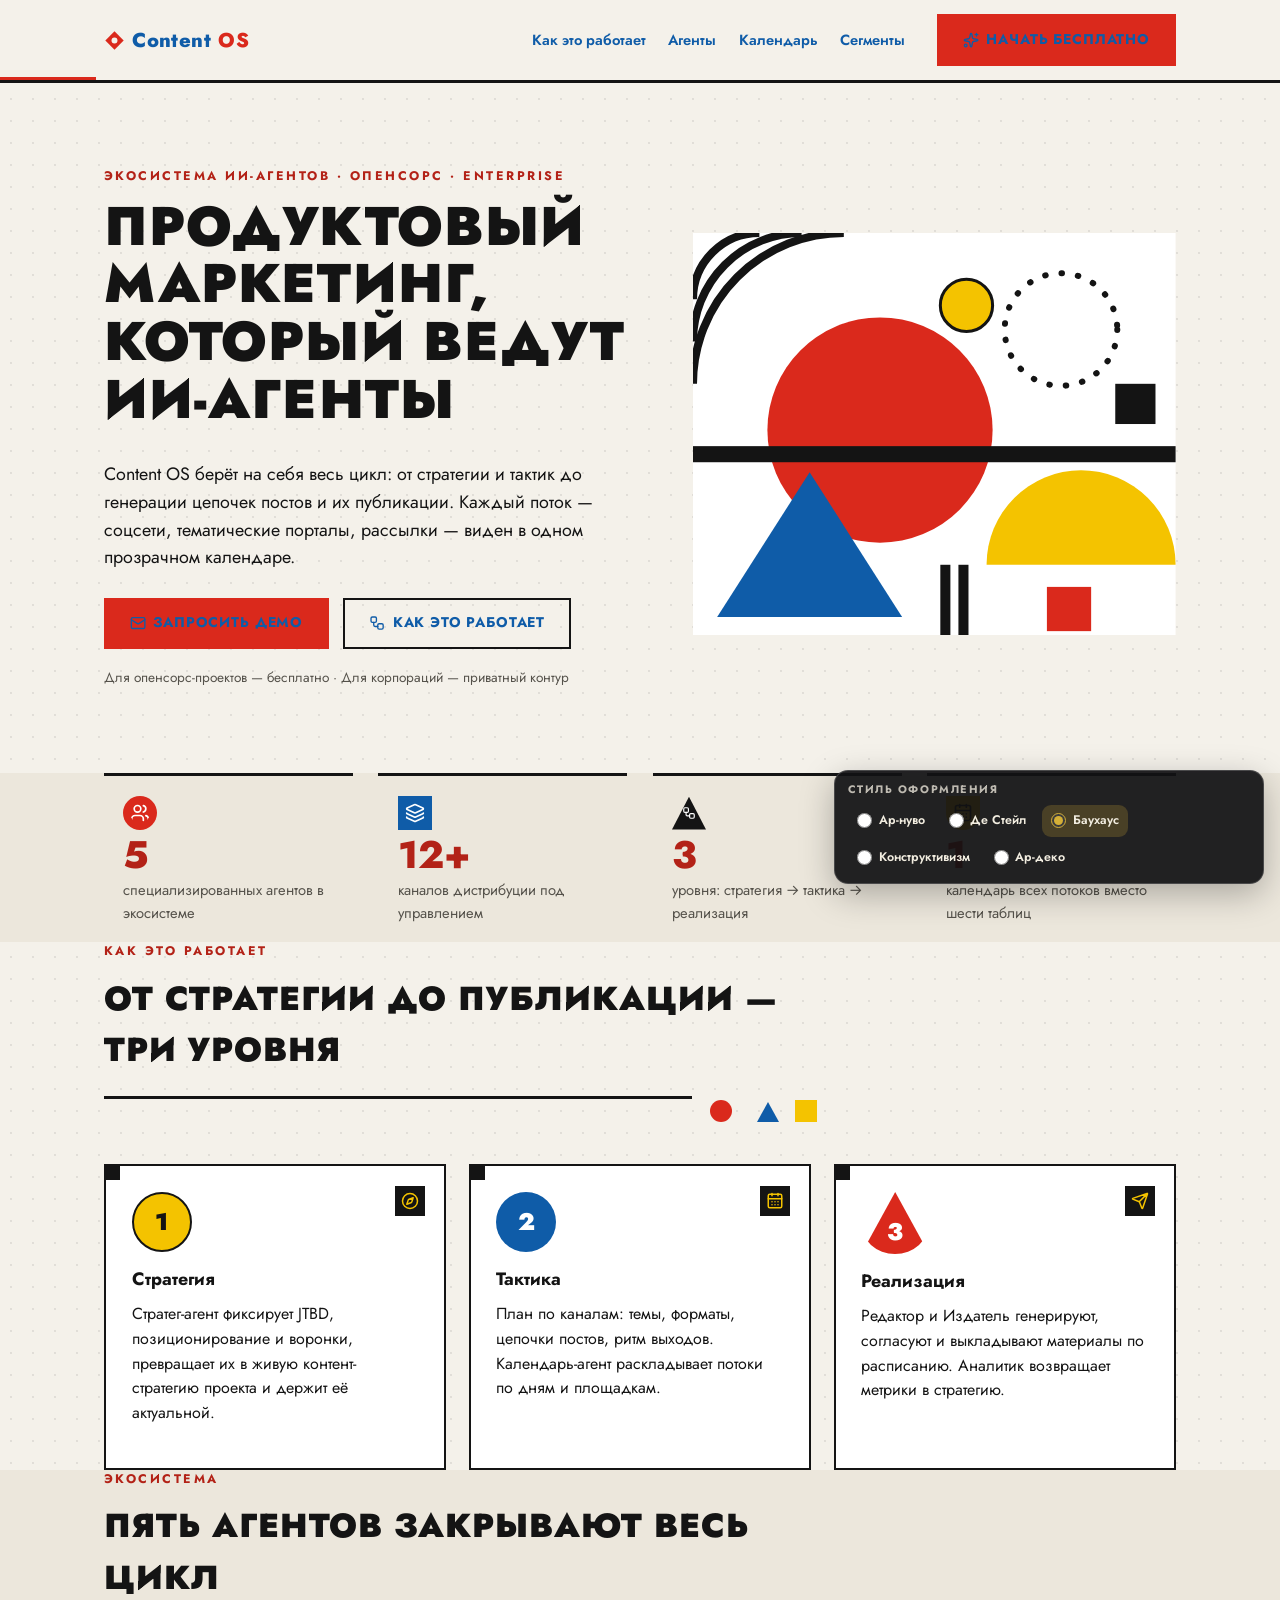
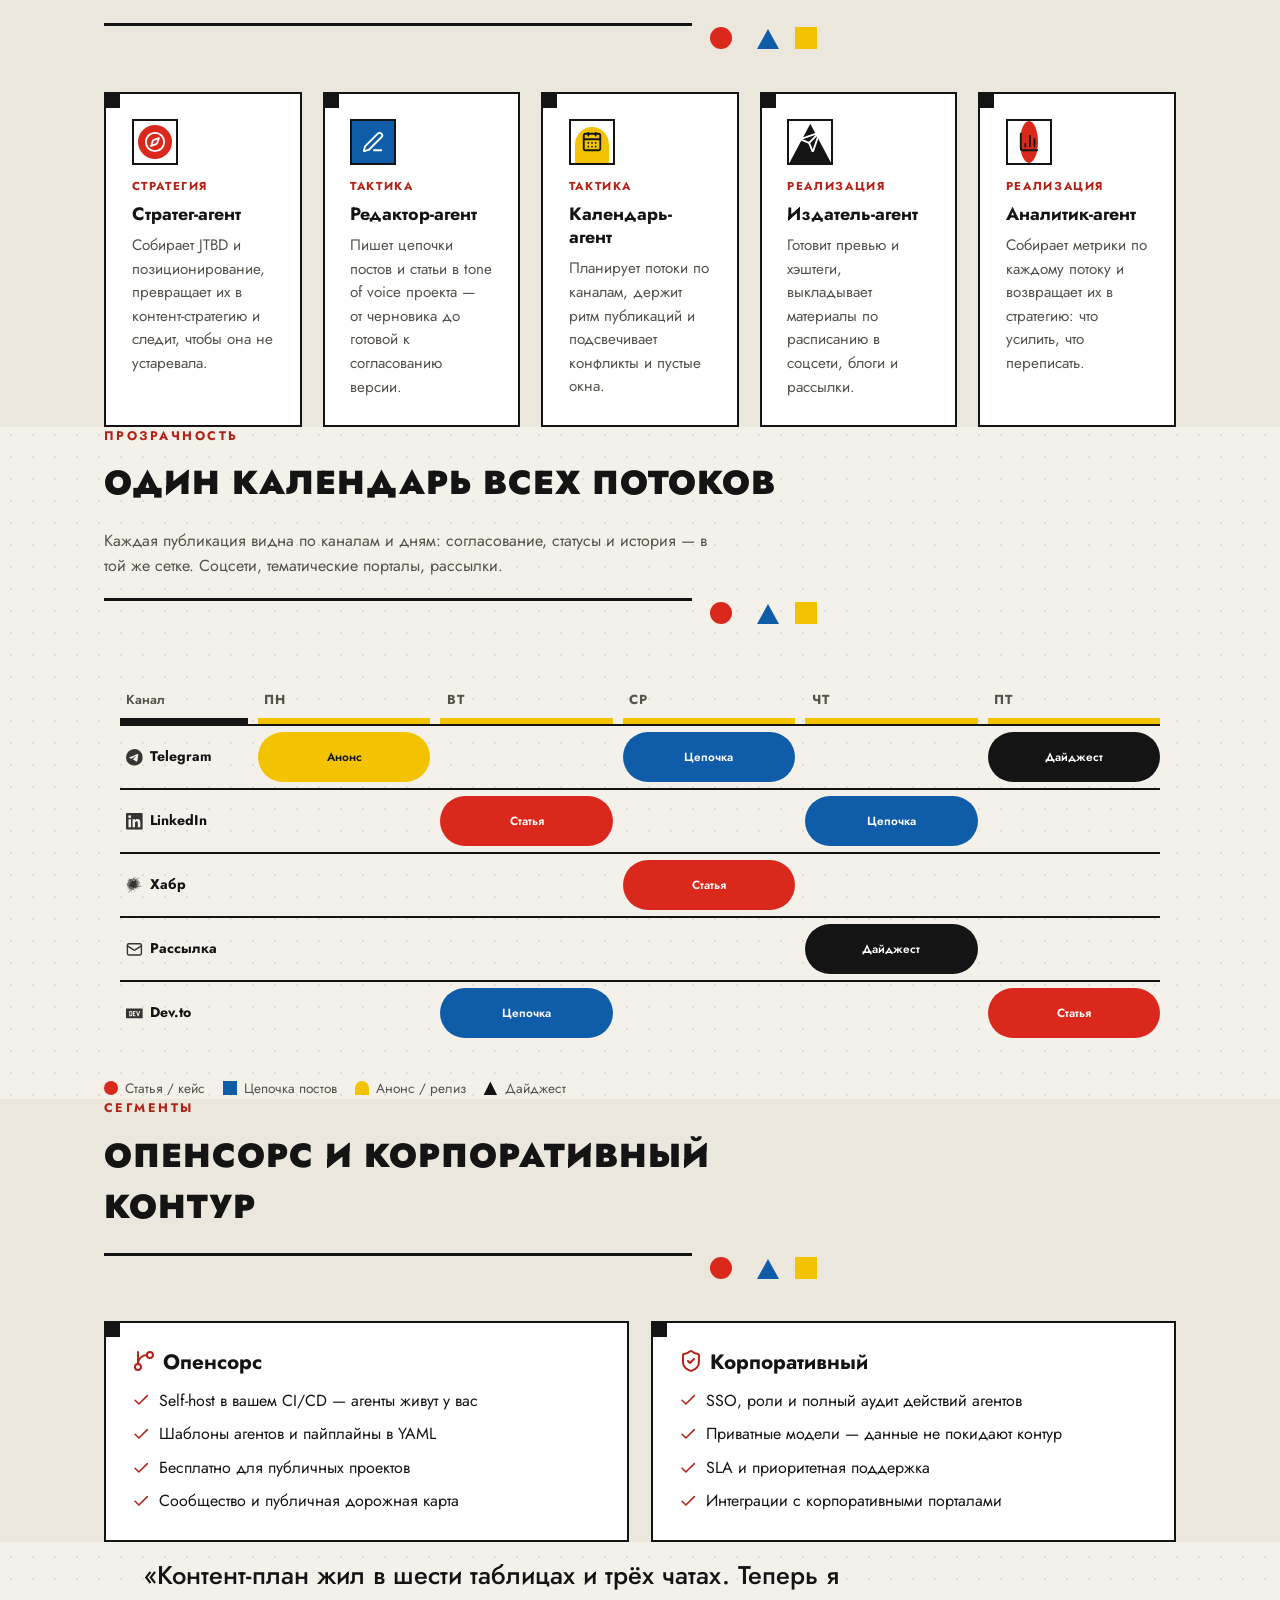
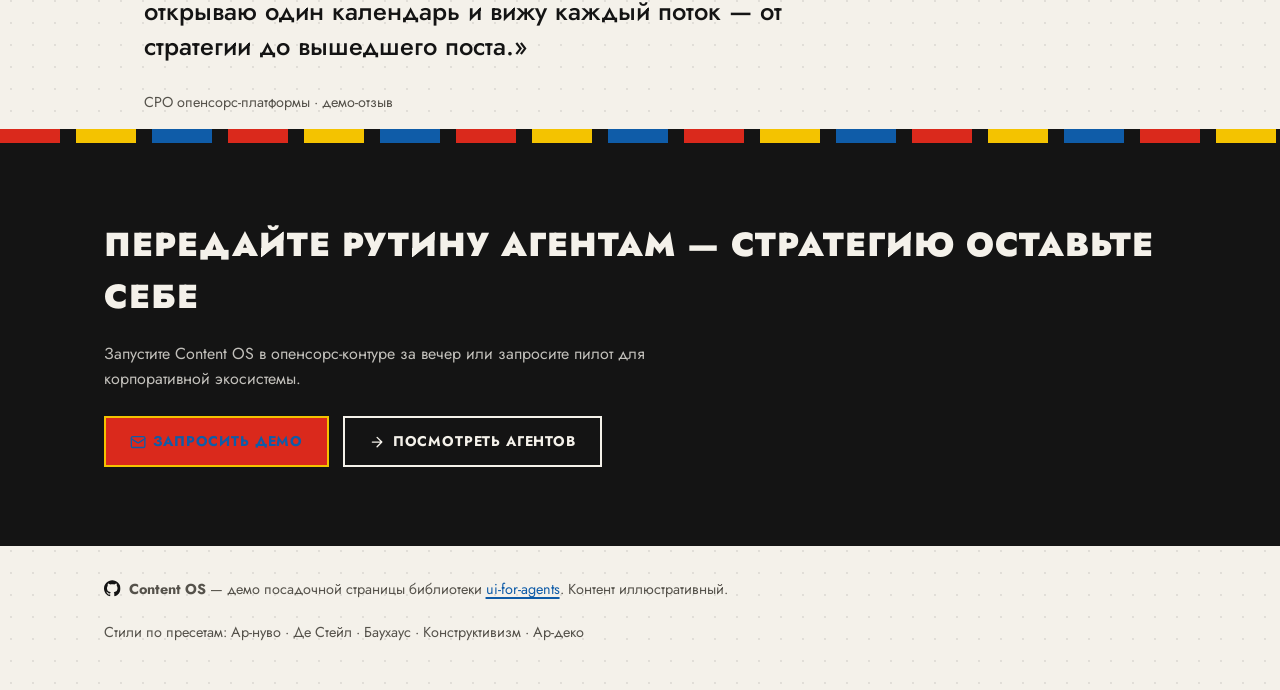
<file: demo/content-os-landing/index.html>
<!doctype html>
<html lang="ru" data-style="bauhaus">
<head>
<meta charset="utf-8">
<meta name="viewport" content="width=device-width, initial-scale=1">
<title>Content OS — продуктовый маркетинг, который ведут ИИ-агенты</title>
<meta name="description" content="Content OS — экосистема ИИ-агентов для продуктового маркетинга: стратегия, тактики, реализация и прозрачный календарь потоков публикаций. Демо посадочной страницы в 5 исторических стилях.">
<link rel="preconnect" href="https://fonts.googleapis.com">
<link rel="preconnect" href="https://fonts.gstatic.com" crossorigin>
<link href="https://fonts.googleapis.com/css2?family=EB+Garamond:ital,wght@0,400..800;1,400..800&family=Inter+Tight:wght@400;600;800;900&family=Jost:wght@400;500;700;900&family=Manrope:wght@400;600;700;800&family=Oswald:wght@500;600;700&family=Poiret+One&family=Prata&family=PT+Sans:wght@400;700&display=swap" rel="stylesheet">
<link rel="stylesheet" href="css/main.css">
<link rel="stylesheet" href="css/theme-art-nouveau.css">
<link rel="stylesheet" href="css/theme-de-stijl.css">
<link rel="stylesheet" href="css/theme-bauhaus.css">
<link rel="stylesheet" href="css/theme-constructivism.css">
<link rel="stylesheet" href="css/theme-art-deco.css">
</head>
<body>
<a class="skip-link" href="#main">К основному содержанию</a>

<!-- Icon sprite: fetched from Iconify API (https://api.iconify.design, ISC licensed: simple-icons, ISC: lucide) and inlined for a self-contained page -->
<svg xmlns="http://www.w3.org/2000/svg" style="display:none" aria-hidden="true">
  <symbol id="i-telegram" viewBox="0 0 24 24"><path fill="currentColor" d="M11.944 0A12 12 0 0 0 0 12a12 12 0 0 0 12 12a12 12 0 0 0 12-12A12 12 0 0 0 12 0zm4.962 7.224c.1-.002.321.023.465.14a.5.5 0 0 1 .171.325c.016.093.036.306.02.472c-.18 1.898-.962 6.502-1.36 8.627c-.168.9-.499 1.201-.82 1.23c-.696.065-1.225-.46-1.9-.902c-1.056-.693-1.653-1.124-2.678-1.8c-1.185-.78-.417-1.21.258-1.91c.177-.184 3.247-2.977 3.307-3.23c.007-.032.014-.15-.056-.212s-.174-.041-.249-.024q-.159.037-5.061 3.345q-.72.495-1.302.48c-.428-.008-1.252-.241-1.865-.44c-.752-.245-1.349-.374-1.297-.789q.04-.324.893-.663q5.247-2.286 6.998-3.014c3.332-1.386 4.025-1.627 4.476-1.635"/></symbol>
  <symbol id="i-linkedin" viewBox="0 0 24 24"><path fill="currentColor" d="M20.447 20.452h-3.554v-5.569c0-1.328-.027-3.037-1.852-3.037c-1.853 0-2.136 1.445-2.136 2.939v5.667H9.351V9h3.414v1.561h.046c.477-.9 1.637-1.85 3.37-1.85c3.601 0 4.267 2.37 4.267 5.455v6.286zM5.337 7.433a2.06 2.06 0 0 1-2.063-2.065a2.064 2.064 0 1 1 2.063 2.065m1.782 13.019H3.555V9h3.564zM22.225 0H1.771C.792 0 0 .774 0 1.729v20.542C0 23.227.792 24 1.771 24h20.451C23.2 24 24 23.227 24 22.271V1.729C24 .774 23.2 0 22.222 0z"/></symbol>
  <symbol id="i-habr" viewBox="0 0 24 24"><path fill="currentColor" d="m1.14 9.295l.17.253c-.34-.01-.696-.043-.764-.189q0-.01.004-.021c.19-.05.353-.053.59-.043m1.806.77l.082.25l-.192.008l.046-.256l.064-.003zM3.6 11.89c-.17.156-.301.26-.402.497c-.14-.115-.213-.343-.258-.598c-.05-.278-.066-.587-.104-.818l.012-.118l.197-.014l.502.95l.053.1zm-.254-2.342l.077-.512l.065-.004zm-.137-2.322l.9.244l-.004.04c-.419.31-.806.446-1.014 1.006L3.17 7.27zm.84-1.29c-.058.58.024.836.125 1.196c.16.114.224.183.172.352c-.27-.134-.556-.274-.97-.252l-.03-.035c.116-.457.342-.738.517-1.1l.187-.162zm1.294-.772l.039-.003c-.124.428-.174 1.415-.391 1.807c-.513-.243-.503-1.296.071-1.712l.28-.092zm-.478 3.17l.432.469c-.17.522-.491.915-.627 1.52l-.255-.02c-.218-.609.327-1.601.42-2.045l.4.046l.147.376l-.517-.347zM6.047 5.16c-.044.507.068.77.098 1.162l-.763.387a5.3 5.3 0 0 1 .373-1.527zm.296-.77l.057-.004l-.086.247l-.169.011l.13-.153zM6.4 6.755l-.764.47c.016-.284.378-.667.681-.773l.07.038zm.51-1.778l-.138.785l-.143.09l-.076.083c-.138-.194-.173-.67-.143-1.032zm.508-.59q0 .014-.003.026L7.22 4.6c-.13.05-.146.048-.31.042l.068-.255zm.51-1.032L7.7 3.87l-.79-.057l.003-.042c.325-.15.61-.328 1.014-.417zm-.412 1.34l.084-.05l.073.258l-.255-.05zm.666.763c-.303.118-.722.085-.965.22l-.053-.31l.158-.207q.386.15.77.303zm-.651.464l-.346.013l-.021-.109c.243-.099.651-.108 1.018-.149l-.387.213zm.905 0c-.291.073-.57.33-.761.53c-.037-.234.412-.646.627-.775c.095.085.105.076.134.245m.51-3.083l-.004.04l-.306.185l-.454.033l.004-.04zm-.412.774l-.098-.145c.23-.193.737-.087 1.019-.058zm2.278-.76c.425.035.814.135 1.11.32L12 3.168l-.047.066l-.407.12l-.734-.105L9.2 3.02l.004-.033a5.4 5.4 0 0 1 1.608-.133zm1.693-.136l-.09.122a1.23 1.23 0 0 1-.67-.258l.764.097zm1.356.954l.211-.08l.219.188c-.03.215-.237.391-.396.6l-.122.008c-.332-.55-.751-1.151-1.486-1.363l-.032-.065l.297-.12c.499.174.915.438 1.378.59c.06.145.041.096-.07.242zm.614 1.223l-.058-.057l-.126.009l.21-.2zm.225 2.848c.344.298.432.73.289 1.29l-.444-.997l.146-.222zm.1-2.32l-.004.048l-.181.207l-.07-.137c.109-.195.03-.09.173-.11zm.212-.003l.806.299l-.007.08q-.102.07-.204.137l-.807-.298l.007-.081zm1.57 1.033l-.447-.297l-.062-.12c.194-.12.166-.114.371-.074q.068.246.138.49zm.254-.098l-.09.098c-.108-.056-.127-.127-.164-.259l.233.102zm-.19-.739l-.064.005l.212-.2q-.076.098-.148.195m1.209 1.298l-.125.055l-.681-.383l-.213-.29c.353-.26.366.042.699.207zm.254.228l-.254-.093l.153-.08zm-.31.416c.092.185.092.133.31.105L17.718 8l-.373-.712l.005-.044c.275-.059.363.04.632.08l.103.166l-.285.067zm.056.463l.509-.278c-.102.23-.235.348-.392.516zm1.018.985c-.138.119-.228.157-.489.179l.21.023l-.004.037l-.717.304l-.018-.92l.494-.585l.09-.043zm-.255-1.412c1.406-.392 1.134.354.507.923q-.255-.46-.507-.923m1.273.149c-.518 2.434-.618 2.567-2.45 3.613a3 3 0 0 0-.096-.145l.065-.272c1.195-.34 1.874-.966 1.803-2.383l.599-.77zm.062 0l-.062-.252l.19-.006zm-3.117 2.367l.018-.269l.016-.23l.176-.059q.013 0 .025-.003c.05.305 0 .53-.1.775c-.086-.055-.103-.078-.135-.214m-1.018 2.258l.004-.045l.334-.799l.07-.168l.588.04q.013.066.018.128c.026.304-.079.547-.187.864zm.255 1.036l.007-.4l.01-.1l.43.032l.062-.005q-.149.244-.294.49zm-.252-1.67l.026-.013l.203-.105l.023-.002l-.03.107l-.119.409l-.106-.364zm-.397 1.285l-.115-.115c.112.078.039.002.115.115m-.624-.307c.143-.09.298-.062.51-.06l-.063.207c-.175.07-.2.044-.397.023zm.312.966l.197.466l-.457.309c-.136-.187.012-.71.26-.775m-.503-1.62l-.064.005l.084-.191zm.733.072l-.033-.021l.112-.236l.037-.001l.106.248zm1.763-3.355l-.014-.087c.067-.082.11-.133.225-.17l.03.152l-.149.099zm-.014.63c-.046.061-.128.095-.186.144l-.069-1.29zm-.467 1.73c.168-.094.192-.007.212.22h-.509l.009-.08zm-.25-.713l.115-.098l.093.166l-.043.092l-.212-.025zm-.047.684l-.265.25l-.173-.029l-.07.007q.06-.119.123-.236zm-.96-.147c-.106-.074-.03-.064-.05-.12zm.802-1.152l-.86-.446c.04-.59.112-1.268.054-1.876c.663.24 1.258 1.319.806 2.322m-.605 0c.211.112.2.214.493.304c.051.191-.027.267-.149.47l-.312-.012c-.064-.34.006-.535-.032-.762m.058 1.669c-.107-.074-.03-.064-.05-.12zm1.723-2.484l.003-.048l.23-.169c.04.264.025.704-.035 1.032c-.136-.106-.161-.554-.198-.815m0 .815l.154-.258l-.09.254zm1.485-.771l.043-.003c.012.989-.598 1.169-1.4 1.54l-.128.009l.5-1.036zm-1.51-1.932l.024.077l-.063.046l-.191-.258zm-.23.43l.007-.045l.056-.004l.192.258c-.148-.07-.172-.088-.255-.21zm.254.66l-.343.323l-.737-1.07l-.956-.83l.21-.164c.463.2 1.273.581 1.436 1.057c.053.155-.13.283-.006.412c.148.154.296.044.397.271zm-2.148 1.613l.078.031l.034.744l-.119-.028c-.112-.083-.19-.467-.088-.634zm-.564 1.294l.082-.003l.085.202l-.13.05l-.125.006q.046-.128.088-.255m-.232 4.126l-.11-.377q.235-.067.47-.137l.04-.002l-.005.035l-.395.48zm-.365-1.032c.047-.152.08-.175.165-.259l.07.028l.02.066l-.157.154l-.098.01zm.12.258l-.12-.132l.255-.126l-.066.253zm-.268 1.17q-.053-.042-.106-.087l.078-.005l.393-.304l.038.31l-.301.206zm.02 2.956c-.613.026-.98-.13-1.48-.174l-.573-1.133l-.11-.114c.962-.114 1.567-.578 2.28-.899c.252.24.823 1.462.32 2.003c-.12.185-.255.204-.438.317zm-2.632-1.273l.23-.015c.347.233.583.65.749 1.033l-1.019-.295c.076-.258.108-.52.04-.723m-.732-.974L11.691 16l1.804.176l.032.091c-.537.242-1.148.446-1.764.758c-.667.053-.828-.196-1.29-.36l.071-.334zm-.071 1.216l.023-.224l.439-.033c.036.195.074.304.02.516l-.482-.26zm-.51.404l.171-.094c.21-.139.367.046.593.119l-.09.088zm.495-.403l-.166-.075l-.074-.183l.255.016zm-.749 0l.255.219c0 .135-.012.12-.043.297zm-.66-.967c.239-.073.557-.057.915-.065l-.333.258l-.685-.067zM8.436 3.648c.473-.452 1.659-.317 1.956-.03l.08-.007c-.395.369-1.007.411-1.383.776c-.295-.196-.539-.322-.653-.739m2.6.739l.2.227c-.178.01-.365.021-.552.037c-.421.036-.837.099-1.128.25l-.038.002l-.063-.099a3.64 3.64 0 0 1 1.544-.414zm.992-1.29c.329.33.82.526.99 1.032c-.69-.321-1.752-.316-2.29-.827c.474.101.878.063 1.3-.205m.227 1.806l.944.13l.074-.006l-.757.65c-.12-.239-.148-.563-.261-.774m1.213 1.104l-.195-.03l.254-.042l-.06.072zm-.195-.617l.233-.229l.021.258l-.169-.037zm.462 8.54l-.112.005l-.096-.09l.074-.097l.18-.07l-.046.253zm-.203.472l.094-.108l.008-.1l.148.235l-.255.023zm-.101.824l-.158-.19l.509-.068l-.243.25zm.096.774l-.509-.061l.36-.197zm-.357-.728l.103.098l-.369.094l-.395.02l.55-.258zM11.746 4.129c.297.008.611.083.763.258c-.205-.02-.574.013-.667-.145zm.258 1.032c.145.127.196.277.17.516c-.224-.077-.166-.322-.17-.516m.25 1.627l.009-.044c.507-.11.616.066.385.224c-.2-.028-.29-.103-.393-.18zm.653 6.631l.111.028l-.004.036l-.25.194l.104-.255zm-.14-6.294l.19-.157l.061.258l-.254-.056zm.76 6.9l-.615.161l-.148.007q0-.012.004-.025c.23-.046.378-.122.514-.233l.216.04zm-.439-.606l-.07-.143l.175-.115l.08.043l-.1.208zm-1.597 1.785l.303-.236l.938.08l.032.07l-.634.366c-.235-.039-.438-.143-.56-.286zm-.471.022l.47.258l-.763-.135q.146-.06.293-.123m-.038.527l-.003.062l-.145.08l-.107.014l.004-.062c.111-.147.092-.098.25-.094zM9.782 5.25l-.073-.077c.253-.138.652-.204 1.044-.235c.323-.027.641-.03.869-.035l.124.774c-.333-.036-.65-.08-.993-.095a5 5 0 0 0-.888.032zm.374 10.355l.062.11l-.06.231l-.703.054c.075-.23.187-.341.308-.516zm-.868-.895c-.32-.018-.758-.252-.852-.516l1.019.259zm.358-.014l-.191.014l.006-.062l.212-.196zm-.7-9.437l.31-.098l.199.25l-.21.008zm-.004 11.08q-.025.084-.048.17l-.074.007l-.129-.258l.255.026zm.141-1.113l.594.12l.032.08l-.461.574l-.557-.082zm4.444-8.088l.115-.169l.042-.001l.32.08l.032.046l-.357.132zm.689-.834l-.18-.11c.183.067.078-.009.18.11m-.058 1.18l-.122-.104l.255-.154zm-.122 1.806l.396.098c.107.042.104.053.113.16c-.17-.065-.454-.11-.509-.258m.04-.703l.054-.07l.161.257l-.255-.05zm-5.157 8.491l.027.068l-.343.131l-.167.013l.004-.035l.117-.183c.162-.075.166-.026.362.006m-.737-12.95c.222.166.28.37.245 1.033c-.146-.187-.235-.584-.245-1.032zm.146-.515L8.31 3.8l-.127.009l.146-.196zm-.146.258l-.02.186l-.235-.043l.194-.139zm0 14.968l.126-1.314l.892-.235l-.938 1.501zm.063-3.532l.137-.081c.125.148.013.361-.105.516c-.098-.092-.109-.15-.083-.359zm-.827-.126l.293-.471l.47.276q-.241.378-.485.756c-.146-.13-.236-.321-.278-.56zm0 2.021l.47-.428l.221.02l.073.12q-.03.189-.056.376zm-.763-.35l.56-.336l.426.067l.032.059l-.449.39c-.224-.023-.373-.083-.49-.185zm-.075-.499l.205-.095l.088.019l.036.042l-.593.197l-.17-.06zm-.689-.242l.15-.363c.278-.036.344.101.553.188l.06.092l-.311.213l-.253.017zm-.51 1.059l.371-.654c.246 0 .276.02.377.15c.045.076.006.035-.092.052l-.023.225l.386.06c-.076.189-.088.164-.202.284c-.38.02-.551-.052-.816-.117zm-.428-.912l.647.195l.036.077l-.415.502l-.603-.198zM2.46 15.56l.008-.077l.361.278l.031.074c-.751.58.398 2.47 1.705 1.245l.562.226c-.216.385-.587.537-.978.755c-.935.078-2.244-1.449-1.69-2.501zm.872.264l.014.175l-.208-.157l-.047-.101l.24.083zm1.286 1.096l-.465.36c-.916.096-1.287-.538-1.317-1.317l.179-.216l.078-.006c.461.363.869.917 1.495 1.1zm-.887-3.76c-.083-.06-.088-.09-.13-.192l.174-.662l.203-.178l.131.192zm-.13.223l.401-.949l.082-.048c.185.326.453.474.534.917l-.604.631a1.2 1.2 0 0 1-.414-.55zm.763.79l.51-.497l.253.517zm1.272-5.215c-.241.515-.562.865-.754 1.364c-.084-.453.422-1.104.585-1.504l.078-.045zm0-1.42c.379-.117.633-.331.904-.571l.115.344l-.322.43l-.697-.202zm1.273.027l-.138.176l-.116-.02l.002-.028l.232-.21zm-.2-1.112l.04-.002l.16.337l-.06.179c-.233-.122-.224-.267-.14-.514m-.048 7.481l.235.169l-.241-.106zm-.004.259l.252.109l-.004.03l-.54.377c-.155-.07-.174-.209-.22-.36l.005-.032zm-.753-.517l.242.098l-.13.075l-.125.014zm-.013-5.16c.306.086.209.028.222.257c-.14-.082-.15-.121-.222-.258zm0 4.609l.021-.223c.119.083.16.132.234.258zm.51-3.223c-.096.123-.092.09-.255.161l.111-.258zm0-1.038l-.16.167c-.16-.09-.085-.054-.013-.221l.095-.037zm-.021-.439l-.234-.168c.18.069.138.027.234.168m-.489 4.735l.255.203c-.13-.003-.2-.031-.255-.203m.764-.01l-.104.01l-.089-.164l-.062-.08l.138-.014zm-.14-4.778L6.4 8.258c.112.078.038.002.114.115zm.015 4.25l-.13-.27l.055-.222l.032-.002l.168.516zm-.667 3.003l.028.034L5.8 16a.7.7 0 0 1-.418-.516zM5.127 16l.255.226c-.163-.072-.173-.069-.255-.226m.44-2.288l.03.223l-.215-.258zm-.252 1.207l-.188-.467c.223.085.397.34.51.516zm.2-4.594l.063-.002l-.186.258c-.03-.064.007-.125.11-.2zm-.133 2.218l-.051.102l-.146-.113l-.058-.123l.2-.022zM3.6 14.71c.51.332 1.377.64 1.527 1.29A4.2 4.2 0 0 1 3.6 14.71m1.323-.25l.204.25l-.509-.258zm1.864.766l-.387-.39l.677-.642l.087.707zm.377.431l.067-.168l.09-.005l.097.258zm.343-.947l-.089-.258l.185.034zm-.343-8.69l.002-.023l.252-.062l-.176.258zm-2.567 5.335l-.233-.516c.299.065.25.278.233.516m-.623.258c-.218-.151-.357-.452-.374-.774c.447.105.422.281.51.689zm-.263-1.347c-.325-.307.148-1.535.356-1.818c.11-.139.248-.136.43-.19l.121.031c-.306.542-.512 1.28-.585 2.034zm-.475 4.186l.155.261l-.139.325l-.08.085c.114.016.14-.082.31-.221c.33.535.834 1.047 1.39 1.338l-.303.534l-.92-.592c-.105-.195.04-.419-.129-.538c-.153-.108-.35.048-.506.001l-.432-.396c.127-.284.249-.562.5-.707zm-.88-2.846a7 7 0 0 1 .149-.764l.034-.003l.133.767l.07.4q.3.837.604 1.671c-.484-.264-.783-.875-.74-1.697c-.116.265-.02.682.018.916c-.297-.252-.335-.753-.269-1.29zm-.442.265a1 1 0 0 1-.086-.31a2 2 0 0 1 .004-.435l.044-.092l.197-.195l-.111.721l-.048.31zm17.722 2.58l-.509-.196l.494-.061l.015.258zm-13.47 4.2l.133-.07l-.154.257l.02-.186zM2.327 9.807l-.217-.02c-.27-.089-.523-.404-.546-.754c.413.037.553.233.757.472q.004.15.006.302m-.03-.021c.03-.557-.395-.905-.947-.89c.094-.782.774-1.182 1.38-1.445l.117-.009c-.101.982-.024 1.828-.391 2.678c-.271.626-1.232.614-1.18 1.58l.007.08c.137 1.284 1.533 1.545 1.726 2.674c-2.07 1.053.453 5.478 2.09 2.879c.294.042.555.175.92.047c.17-.094.203-.17.269-.366l.585.303l.03.074c-.536.416-.914.987-1.49 1.377l.055-.158l-.15-.027l-.083.045l-.075.35c.329.336 1.326-.879 1.618-1.117c-.165.577-.573.874-.8 1.402l.07.072c.43-.308.957-1.18 1.037-1.843l.644.107c-.807 1.091-2.88 3.491-3.97 4.132c.166-.521.43-.919.564-1.347l-.078.006l-.07-.072c-.265.522-.702.889-.78 1.593a.7.7 0 0 0 .174.179c1.296-.216 3.46-3.473 4.494-4.363c-.28 2.81-1.786 3.248-3.092 4.95c1.187-.592 1.907-2.102 2.922-2.94C7.781 20.91 7.502 23.533 6.8 24l.116-.009c.788-.49.834-2.505 1.097-3.535l.112-1.083l1.125-1.58l.082-.045c.126.395.696.824 1.313.709l.443-.186l1.112.416c.146 1.6.09 2.497-.923 3.715c1.035-.529 1.415-2.567 1.07-3.649c2.407.279 2.31-.533 1.854-2.286l.423.007c-.078-.117-.289-.03-.45-.12c-.073-.047-.059-.038-.104-.108c.572-.645 1.95-.004 1.66 1.067c.396-.888-.479-1.678-1.322-1.36c.36-.427.796-.778 1.024-1.343l.082-.044l1.98 2.08l.117-.009l.09-.122q-.945-1.12-1.887-2.24l.202-.092a.41.41 0 0 1 .349-.121l-.1-.05c1.011.101 2.303.944 3.358.672c.097-.169.102-.26.043-.425c1.124.028 3.146-.348 3.79-.894c-1.73.363-3.678.486-5.266.274l-1.407-.165l-.079.006l.379-.68c1.16-.022 4.202-.051 4.817-.779l-.136-.182l-.53-.076a.4.4 0 0 0-.06.197l.42.045c-.912.23-3.452.715-4.281.432c-.087-.106-.023-.474-.019-.739a1 1 0 0 0-.006-.142c1.192-.356 2.077-1.158 2.44-2.368c.207-.693.07-1.603.518-2.035c.286.025.344.146.554.228c-.111-.154-.27-.24-.469-.31l-.373.257c-.341.132-.698-.213-1.277.056c-.47-.402-.735-1.037-1.37-1.28l-.065-.11l.77-.749c-.252.211-.509.46-.766.71l-.516-.231l-.03-.075c.588-.416 1.11-.57 1.779-.438q.047.093.096.185c-.031.053-.059.068-.086.083l-.225-.06c.097.057.198.075.299.093l.085-.083l.013-.116c-.146-.13-.191-.224-.478-.234l.137-.202c-.328.226-.994.286-1.32.482l.754-.594l.09-.121l-1.395.832c-.298-.02-.615-.16-.776-.327l-.077.006l1.656-1.12l-.027-.113l-1.884 1.099l-.602-.148l.056-.541l4.317-3.39l.077-.006l-.061-.149c-.16-.076-.817.457-1.065.616c-.956.613-1.801 1.376-2.741 1.93c.388-.493 1.098-.984 1.216-1.702l-.19-.024l-.296.252l.322-.14c-.208.633-1.15 1.763-1.682 2.121l-.062-.149c.346-.582.687-1.365.527-2.112l-.29-.17l-.311.023c.199.079.334.098.48.195c.093.724-.263 1.214-.455 1.8l-.082.044c-.128-.237-.12-.351-.383-.394l-.023-.152l.18-.244l.124-.086c.042.08.044.051.057.188a.4.4 0 0 0 .059-.196l-.147-.066l-.389.412c-.325-.217-.683-.445-1.14-.53c.259-.537 1.046-1.4.64-2.081c-.496-.828-2.189.126-2.809.783a1.2 1.2 0 0 0-.186.244l.186-.144c.612-.456 2.241-1.548 2.594-.675c.37.487-.339 1.424-.532 1.805c-.66-.067-1.35-.13-2.06-.116a7.4 7.4 0 0 0-2.201.354c-.36.119-1.896 1.039-1.955 1.027l-.7-.678l-1.464-.735l-.008.077l-.086.083l1.876 1.588l-.286.175c-.772-.585-1.304-.94-2.453-1.239l-.194.015c.671.462 1.347.885 2.022 1.309l.135.182c-.482.203-.686.625-1.093.887c-.636-.304-1.225-.58-1.996-.813l-.054.158l1.444.93l.078-.006l-.249.172c-.115.387-.34.836-.528 1.382c-.72.586-1.653.551-1.798 1.745c-.23.063-.392.083-.602.237l-.016.155c.132.184 1.301.679 1.58.727l.172-.166zm8.54-8.256l.107.02l-.143-.018q-.038 0-.074.003c.113-.21.445-.262.764-.239l-.022.152l-.624.031l-.008.05zm.446.277l.3-.098c.13-.216.204-.445.138-.654c-.309-.061-.487.014-.776.136l-.157.257l-.06.1l.06.06c.098.08.216.108.433.09c.06.102-.01.057-.117.085zm7.403 2.323l-.322.06l.198-.014l.227.098l-.344.63c.177-.209.353-.357.428-.674zm-1.85 10.065c-.08-.143-.167-.237-.254-.259c.077.073.166.159.254.259m-1.018 3.096l-.254.148l.195-.018zm1.018-3.096c.259.292.453.852.397 1.29c.294-.635-.041-1.031-.397-1.29"/></symbol>
  <symbol id="i-devto" viewBox="0 0 24 24"><path fill="currentColor" d="M7.42 10.05c-.18-.16-.46-.23-.84-.23H6l.02 2.44l.04 2.45l.56-.02c.41 0 .63-.07.83-.26c.24-.24.26-.36.26-2.2c0-1.91-.02-1.96-.29-2.18M0 4.94v14.12h24V4.94zM8.56 15.3c-.44.58-1.06.77-2.53.77H4.71V8.53h1.4c1.67 0 2.16.18 2.6.9c.27.43.29.6.32 2.57c.05 2.23-.02 2.73-.47 3.3m5.09-5.47h-2.47v1.77h1.52v1.28l-.72.04l-.75.03v1.77l1.22.03l1.2.04v1.28h-1.6c-1.53 0-1.6-.01-1.87-.3l-.3-.28v-3.16c0-3.02.01-3.18.25-3.48c.23-.31.25-.31 1.88-.31h1.64v1.3zm4.68 5.45c-.17.43-.64.79-1 .79c-.18 0-.45-.15-.67-.39c-.32-.32-.45-.63-.82-2.08l-.9-3.39l-.45-1.67h.76c.4 0 .75.02.75.05c0 .06 1.16 4.54 1.26 4.83c.04.15.32-.7.73-2.3l.66-2.52l.74-.04c.4-.02.73 0 .73.04c0 .14-1.67 6.38-1.8 6.68z"/></symbol>
  <symbol id="i-github" viewBox="0 0 24 24"><path fill="currentColor" d="M12 .297c-6.63 0-12 5.373-12 12c0 5.303 3.438 9.8 8.205 11.385c.6.113.82-.258.82-.577c0-.285-.01-1.04-.015-2.04c-3.338.724-4.042-1.61-4.042-1.61C4.422 18.07 3.633 17.7 3.633 17.7c-1.087-.744.084-.729.084-.729c1.205.084 1.838 1.236 1.838 1.236c1.07 1.835 2.809 1.305 3.495.998c.108-.776.417-1.305.76-1.605c-2.665-.3-5.466-1.332-5.466-5.93c0-1.31.465-2.38 1.235-3.22c-.135-.303-.54-1.523.105-3.176c0 0 1.005-.322 3.3 1.23c.96-.267 1.98-.399 3-.405c1.02.006 2.04.138 3 .405c2.28-1.552 3.285-1.23 3.285-1.23c.645 1.653.24 2.873.12 3.176c.765.84 1.23 1.91 1.23 3.22c0 4.61-2.805 5.625-5.475 5.92c.42.36.81 1.096.81 2.22c0 1.606-.015 2.896-.015 3.286c0 .315.21.69.825.57C20.565 22.092 24 17.592 24 12.297c0-6.627-5.373-12-12-12"/></symbol>
  <symbol id="i-rss" viewBox="0 0 24 24"><path fill="currentColor" d="M19.199 24C19.199 13.467 10.533 4.8 0 4.8V0c13.165 0 24 10.835 24 24zM3.291 17.415a3.3 3.3 0 0 1 3.293 3.295A3.303 3.303 0 0 1 3.283 24C1.47 24 0 22.526 0 20.71s1.475-3.294 3.291-3.295M15.909 24h-4.665c0-6.169-5.075-11.245-11.244-11.245V8.09c8.727 0 15.909 7.184 15.909 15.91"/></symbol>
  <symbol id="i-mail" viewBox="0 0 24 24"><g fill="none" stroke="currentColor" stroke-linecap="round" stroke-linejoin="round" stroke-width="2"><path d="m22 7l-8.991 5.727a2 2 0 0 1-2.009 0L2 7"/><rect width="20" height="16" x="2" y="4" rx="2"/></g></symbol>
  <symbol id="i-compass" viewBox="0 0 24 24"><g fill="none" stroke="currentColor" stroke-linecap="round" stroke-linejoin="round" stroke-width="2"><circle cx="12" cy="12" r="10"/><path d="m16.24 7.76l-1.804 5.411a2 2 0 0 1-1.265 1.265L7.76 16.24l1.804-5.411a2 2 0 0 1 1.265-1.265z"/></g></symbol>
  <symbol id="i-pen" viewBox="0 0 24 24"><path fill="none" stroke="currentColor" stroke-linecap="round" stroke-linejoin="round" stroke-width="2" d="M13 21h8m.174-14.188a1 1 0 0 0-3.986-3.987L3.842 16.174a2 2 0 0 0-.5.83l-1.321 4.352a.5.5 0 0 0 .623.622l4.353-1.32a2 2 0 0 0 .83-.497z"/></symbol>
  <symbol id="i-calendar" viewBox="0 0 24 24"><g fill="none" stroke="currentColor" stroke-linecap="round" stroke-linejoin="round" stroke-width="2"><path d="M8 2v3m8-3v3"/><rect width="18" height="18" x="3" y="3" rx="2"/><path d="M3 9h18M8 13h.01M12 13h.01M16 13h.01M8 17h.01M12 17h.01M16 17h.01"/></g></symbol>
  <symbol id="i-send" viewBox="0 0 24 24"><path fill="none" stroke="currentColor" stroke-linecap="round" stroke-linejoin="round" stroke-width="2" d="M14.536 21.686a.5.5 0 0 0 .937-.024l6.5-19a.496.496 0 0 0-.635-.635l-19 6.5a.5.5 0 0 0-.024.937l7.93 3.18a2 2 0 0 1 1.112 1.11zm7.318-19.539l-10.94 10.939"/></symbol>
  <symbol id="i-chart" viewBox="0 0 24 24"><path fill="none" stroke="currentColor" stroke-linecap="round" stroke-linejoin="round" stroke-width="2" d="M3 3v16a2 2 0 0 0 2 2h16m-3-4V9m-5 8V5M8 17v-3"/></symbol>
  <symbol id="i-check" viewBox="0 0 24 24"><path fill="none" stroke="currentColor" stroke-linecap="round" stroke-linejoin="round" stroke-width="2" d="M20 6L9 17l-5-5"/></symbol>
  <symbol id="i-arrow" viewBox="0 0 24 24"><path fill="none" stroke="currentColor" stroke-linecap="round" stroke-linejoin="round" stroke-width="2" d="M5 12h14m-7-7l7 7l-7 7"/></symbol>
  <symbol id="i-sparkles" viewBox="0 0 24 24"><g fill="none" stroke="currentColor" stroke-linecap="round" stroke-linejoin="round" stroke-width="2"><path d="M11.017 2.814a1 1 0 0 1 1.966 0l1.051 5.558a2 2 0 0 0 1.594 1.594l5.558 1.051a1 1 0 0 1 0 1.966l-5.558 1.051a2 2 0 0 0-1.594 1.594l-1.051 5.558a1 1 0 0 1-1.966 0l-1.051-5.558a2 2 0 0 0-1.594-1.594l-5.558-1.051a1 1 0 0 1 0-1.966l5.558-1.051a2 2 0 0 0 1.594-1.594zM20 2v4m2-2h-4"/><circle cx="4" cy="20" r="2"/></g></symbol>
  <symbol id="i-git" viewBox="0 0 24 24"><g fill="none" stroke="currentColor" stroke-linecap="round" stroke-linejoin="round" stroke-width="2"><path d="M15 6a9 9 0 0 0-9 9V3"/><circle cx="18" cy="6" r="3"/><circle cx="6" cy="18" r="3"/></g></symbol>
  <symbol id="i-shield" viewBox="0 0 24 24"><g fill="none" stroke="currentColor" stroke-linecap="round" stroke-linejoin="round" stroke-width="2"><path d="M20 13c0 5-3.5 7.5-7.66 8.95a1 1 0 0 1-.67-.01C7.5 20.5 4 18 4 13V6a1 1 0 0 1 1-1c2 0 4.5-1.2 6.24-2.72a1.17 1.17 0 0 1 1.52 0C14.51 3.81 17 5 19 5a1 1 0 0 1 1 1z"/><path d="m9 12l2 2l4-4"/></g></symbol>
  <symbol id="i-lock" viewBox="0 0 24 24"><g fill="none" stroke="currentColor" stroke-linecap="round" stroke-linejoin="round" stroke-width="2"><rect width="18" height="11" x="3" y="11" rx="2" ry="2"/><path d="M7 11V7a5 5 0 0 1 10 0v4"/></g></symbol>
  <symbol id="i-users" viewBox="0 0 24 24"><g fill="none" stroke="currentColor" stroke-linecap="round" stroke-linejoin="round" stroke-width="2"><path d="M16 21v-2a4 4 0 0 0-4-4H6a4 4 0 0 0-4 4v2M16 3.128a4 4 0 0 1 0 7.744M22 21v-2a4 4 0 0 0-3-3.87"/><circle cx="9" cy="7" r="4"/></g></symbol>
  <symbol id="i-server" viewBox="0 0 24 24"><g fill="none" stroke="currentColor" stroke-linecap="round" stroke-linejoin="round" stroke-width="2"><rect width="20" height="8" x="2" y="2" rx="2" ry="2"/><rect width="20" height="8" x="2" y="14" rx="2" ry="2"/><path d="M6 6h.01M6 18h.01"/></g></symbol>
  <symbol id="i-layers" viewBox="0 0 24 24"><g fill="none" stroke="currentColor" stroke-linecap="round" stroke-linejoin="round" stroke-width="2"><path d="M12.83 2.18a2 2 0 0 0-1.66 0L2.6 6.08a1 1 0 0 0 0 1.83l8.58 3.91a2 2 0 0 0 1.66 0l8.58-3.9a1 1 0 0 0 0-1.83z"/><path d="M2 12a1 1 0 0 0 .58.91l8.6 3.91a2 2 0 0 0 1.65 0l8.58-3.9A1 1 0 0 0 22 12"/><path d="M2 17a1 1 0 0 0 .58.91l8.6 3.91a2 2 0 0 0 1.65 0l8.58-3.9A1 1 0 0 0 22 17"/></g></symbol>
  <symbol id="i-workflow" viewBox="0 0 24 24"><g fill="none" stroke="currentColor" stroke-linecap="round" stroke-linejoin="round" stroke-width="2"><rect width="8" height="8" x="3" y="3" rx="2"/><path d="M7 11v4a2 2 0 0 0 2 2h4"/><rect width="8" height="8" x="13" y="13" rx="2"/></g></symbol>
  <symbol id="i-book" viewBox="0 0 24 24"><path fill="none" stroke="currentColor" stroke-linecap="round" stroke-linejoin="round" stroke-width="2" d="M12 5v16m8.001-2A2 2 0 0 0 22 17V5a2 2 0 0 0-1.999-2L16 3.002A5 5 0 0 0 12 5a5 5 0 0 0-4-2H4a2 2 0 0 0-2 2v12a2 2 0 0 0 1.999 2H8a5 5 0 0 1 4 2a5 5 0 0 1 4-2z"/></symbol>
  <symbol id="i-gauge" viewBox="0 0 24 24"><path fill="none" stroke="currentColor" stroke-linecap="round" stroke-linejoin="round" stroke-width="2" d="m12 14l4-4M3.34 19a10 10 0 1 1 17.32 0"/></symbol>
  <symbol id="i-megaphone" viewBox="0 0 24 24"><g fill="none" stroke="currentColor" stroke-linecap="round" stroke-linejoin="round" stroke-width="2"><path d="M11 6a13 13 0 0 0 8.4-2.8A1 1 0 0 1 21 4v12a1 1 0 0 1-1.6.8A13 13 0 0 0 11 14H5a2 2 0 0 1-2-2V8a2 2 0 0 1 2-2z"/><path d="M6 14a12 12 0 0 0 2.4 7.2a2 2 0 0 0 3.2-2.4A8 8 0 0 1 10 14M8 6v8"/></g></symbol>
  <symbol id="i-target" viewBox="0 0 24 24"><g fill="none" stroke="currentColor" stroke-linecap="round" stroke-linejoin="round" stroke-width="2"><circle cx="12" cy="12" r="10"/><circle cx="12" cy="12" r="6"/><circle cx="12" cy="12" r="2"/></g></symbol>
</svg>

<header class="site-header">
  <div class="wrap header__in">
    <a class="brand" href="#hero"><svg class="brand__mark" viewBox="0 0 24 24" aria-hidden="true" focusable="false"><path d="M12 1.5 22.5 12 12 22.5 1.5 12Z"/><circle class="brand__mark-dot" cx="12" cy="12" r="3.4"/></svg>Content<span>OS</span></a>
    <nav class="nav" aria-label="Основная навигация">
      <a href="#pipeline">Как это работает</a>
      <a href="#agents">Агенты</a>
      <a href="#calendar">Календарь</a>
      <a href="#segments">Сегменты</a>
    </nav>
    <a class="btn btn--primary header__cta" href="#cta"><svg class="ic ic--lead" aria-hidden="true"><use href="#i-sparkles"/></svg>Начать бесплатно</a>
  </div>
</header>

<main id="main">

  <!-- 1. Hero: JTBD statement -->
  <section class="hero" id="hero">
    <div class="wrap hero__in">
      <div class="hero__copy">
        <p class="kicker">Экосистема ИИ-агентов · Опенсорс · Enterprise</p>
        <h1>Продуктовый маркетинг, который ведут ИИ-агенты</h1>
        <p class="lead">Content OS берёт на себя весь цикл: от стратегии и тактик до генерации
        цепочек постов и их публикации. Каждый поток — соцсети, тематические порталы,
        рассылки — виден в одном прозрачном календаре.</p>
        <div class="hero__actions">
          <a class="btn btn--primary" href="#cta"><svg class="ic ic--lead" aria-hidden="true"><use href="#i-mail"/></svg>Запросить демо</a>
          <a class="btn btn--ghost" href="#pipeline"><svg class="ic ic--lead" aria-hidden="true"><use href="#i-workflow"/></svg>Как это работает</a>
        </div>
        <p class="hero__note">Для опенсорс-проектов — бесплатно · Для корпораций — приватный контур</p>
      </div>
      <div class="hero__visual" aria-hidden="true">

        <!-- ART NOUVEAU: arch panel, stylised sun, whiplash poppies, iris, dragonfly -->
        <svg class="hero-art hero-art--nouveau" viewBox="0 0 480 560" focusable="false">
          <path d="M28 546 V258 C28 136 122 34 240 34 C358 34 452 136 452 258 V546 Z" fill="#FDFAF2" stroke="#B08D3E" stroke-width="2"/>
          <path d="M42 546 V260 C42 148 130 48 240 48 C350 48 438 148 438 260 V546 Z" fill="none" stroke="#C9B98C" stroke-width="1"/>
          <circle cx="240" cy="176" r="44" fill="#EFDFB1" stroke="#B08D3E" stroke-width="1.6"/>
          <g stroke="#B08D3E" stroke-width="1.6" stroke-linecap="round" fill="none">
            <path d="M240 118 v-17"/><path d="M281 131 l12 -12"/><path d="M299 176 h17"/><path d="M281 221 l12 12"/>
            <path d="M199 131 l-12 -12"/><path d="M181 176 h-17"/><path d="M199 221 l-12 12"/>
            <path d="M262 123 q11 -9 15 -21"/><path d="M218 123 q-11 -9 -15 -21"/>
          </g>
          <g transform="translate(100 118) rotate(-20)">
            <ellipse cx="-12" cy="-8" rx="13" ry="5.5" transform="rotate(-28 -12 -8)" fill="#DCC3D2" fill-opacity=".6" stroke="#9C7183" stroke-width="1"/>
            <ellipse cx="-11" cy="2" rx="11" ry="5" transform="rotate(-8 -11 2)" fill="#DCC3D2" fill-opacity=".6" stroke="#9C7183" stroke-width="1"/>
            <ellipse cx="12" cy="-8" rx="13" ry="5.5" transform="rotate(28 12 -8)" fill="#DCC3D2" fill-opacity=".6" stroke="#9C7183" stroke-width="1"/>
            <ellipse cx="11" cy="2" rx="11" ry="5" transform="rotate(8 11 2)" fill="#DCC3D2" fill-opacity=".6" stroke="#9C7183" stroke-width="1"/>
            <path d="M0 -14 C3 -6 3 10 0 24" stroke="#7A5C25" stroke-width="1.6" fill="none"/>
            <circle cx="0" cy="-16" r="3.2" fill="#7A5C25"/>
          </g>
          <g id="an-poppy">
            <path d="M96 546 C70 470 150 430 122 356 C100 296 160 268 146 212" fill="none" stroke="#7A5C25" stroke-width="2.4"/>
            <path d="M112 448 C150 428 172 448 148 470 C128 486 108 472 112 448 Z" fill="#DCE4D2" stroke="#8A9A7B" stroke-width="1.4"/>
            <path d="M130 300 C96 288 88 258 120 262 C146 266 150 288 130 300 Z" fill="#DCE4D2" stroke="#8A9A7B" stroke-width="1.4"/>
            <g transform="translate(146 194)">
              <circle r="30" fill="#E4CBD6" stroke="#9C7183" stroke-width="1.4"/>
              <circle cx="-15" cy="-9" r="19" fill="#E9CDD9" stroke="#9C7183" stroke-width="1.2"/>
              <circle cx="15" cy="-7" r="17" fill="#E4CBD6" stroke="#9C7183" stroke-width="1.2"/>
              <circle cx="0" cy="11" r="16" fill="#E9CDD9" stroke="#9C7183" stroke-width="1.2"/>
              <circle r="7" fill="#B08D3E"/>
              <g fill="#7A5C25"><circle cx="0" cy="-11" r="1.6"/><circle cx="10" cy="-7" r="1.6"/><circle cx="11" cy="5" r="1.6"/><circle cx="-10" cy="-6" r="1.6"/><circle cx="-9" cy="6" r="1.6"/></g>
            </g>
          </g>
          <use href="#an-poppy" transform="translate(480 0) scale(-1 1)"/>
          <path d="M240 546 C236 470 246 420 240 356" fill="none" stroke="#7A5C25" stroke-width="2.2"/>
          <path d="M240 546 C216 490 206 440 214 396 C230 440 240 494 240 546 Z" fill="#DCE4D2" stroke="#8A9A7B" stroke-width="1.2"/>
          <path d="M240 546 C264 490 274 440 266 396 C250 440 240 494 240 546 Z" fill="#DCE4D2" stroke="#8A9A7B" stroke-width="1.2"/>
          <g transform="translate(240 340)">
            <path d="M0 0 C-26 -22 -30 -60 -12 -78 C-2 -64 -2 -30 0 0 Z" fill="#E4CBD6" stroke="#9C7183" stroke-width="1.4"/>
            <path d="M0 0 C26 -22 30 -60 12 -78 C2 -64 2 -30 0 0 Z" fill="#E4CBD6" stroke="#9C7183" stroke-width="1.4"/>
            <path d="M0 0 C-10 -34 -8 -66 0 -84 C8 -66 10 -34 0 0 Z" fill="#E9D3DE" stroke="#9C7183" stroke-width="1.4"/>
            <path d="M0 -6 C3 -14 3 -20 0 -26 C-3 -20 -3 -14 0 -6 Z" fill="#B08D3E"/>
          </g>
          <g transform="translate(368 320) rotate(14)" stroke="#7A5C25" stroke-width="1.4" fill="none">
            <path d="M0 0 C10 -18 8 -34 0 -48"/>
            <circle cx="0" cy="-52" r="5" fill="#9C7183" stroke="none"/>
            <circle cx="-8" cy="-38" r="4.4" fill="#9C7183" stroke="none"/>
            <circle cx="7" cy="-34" r="4.2" fill="#B08D3E" stroke="none"/>
          </g>
          <path d="M28 500 C90 484 150 516 220 502 C300 486 360 514 452 498 V546 H28 Z" fill="#EAD9E0" fill-opacity=".55"/>
          <path d="M28 516 C100 502 170 528 250 514 C330 500 390 526 452 512 V546 H28 Z" fill="#DFE6D4" fill-opacity=".6"/>
          <path d="M28 532 C110 520 190 540 270 528 C350 516 400 536 452 526" fill="none" stroke="#B08D3E" stroke-width="1.4"/>
          <path d="M28 546 C44 538 46 524 36 518 C28 514 22 522 28 528" fill="none" stroke="#B08D3E" stroke-width="1.6"/>
          <path d="M452 546 C436 538 434 524 444 518 C452 514 458 522 452 528" fill="none" stroke="#B08D3E" stroke-width="1.6"/>
        </svg>

        <!-- DE STIJL: Mondrian composition, 10px lines, 3 landmark cells -->
        <svg class="hero-art hero-art--destijl" viewBox="0 0 480 400" focusable="false">
          <g stroke="#0A0A0A" stroke-width="10">
            <rect x="5" y="5" width="180" height="140" fill="#FFFFFF"/>
            <rect x="190" y="5" width="140" height="140" fill="#DD0100"/>
            <rect x="335" y="5" width="140" height="140" fill="#FFFFFF"/>
            <rect x="5" y="150" width="180" height="110" fill="#FFFFFF"/>
            <rect x="190" y="150" width="140" height="110" fill="#FFFFFF"/>
            <rect x="335" y="150" width="140" height="110" fill="#225095"/>
            <rect x="5" y="265" width="180" height="60" fill="#FACA03"/>
            <rect x="190" y="265" width="140" height="60" fill="#FFFFFF"/>
            <rect x="335" y="265" width="140" height="60" fill="#FFFFFF"/>
            <rect x="5" y="330" width="180" height="65" fill="#FFFFFF"/>
            <rect x="190" y="330" width="140" height="65" fill="#FFFFFF"/>
            <rect x="335" y="330" width="140" height="65" fill="#FFFFFF"/>
          </g>
        </svg>

        <!-- BAUHAUS: primary triad composition -->
        <svg class="hero-art hero-art--bauhaus" viewBox="0 0 480 400" focusable="false">
          <rect width="480" height="400" fill="#FFFFFF"/>
          <g fill="none" stroke="#141414" stroke-width="8">
            <path d="M0 150 A150 150 0 0 1 150 0"/>
            <path d="M0 108 A108 108 0 0 1 108 0"/>
            <path d="M0 66 A66 66 0 0 1 66 0"/>
          </g>
          <circle cx="366" cy="96" r="56" fill="none" stroke="#141414" stroke-width="6" stroke-dasharray="0.5 16" stroke-linecap="round"/>
          <circle cx="272" cy="72" r="26" fill="#F4C300" stroke="#141414" stroke-width="3"/>
          <path d="M292 330 A94 94 0 0 1 480 330 Z" fill="#F4C300"/>
          <circle cx="186" cy="196" r="112" fill="#DA291C"/>
          <rect x="0" y="212" width="480" height="16" fill="#141414"/>
          <polygon points="24,382 208,382 116,238" fill="#0F5CA8"/>
          <rect x="420" y="150" width="40" height="40" fill="#141414"/>
          <rect x="352" y="352" width="44" height="44" fill="#DA291C"/>
          <g fill="#141414"><rect x="246" y="330" width="10" height="70"/><rect x="264" y="330" width="10" height="70"/></g>
        </svg>

        <!-- CONSTRUCTIVISM: red wedge piercing the ring -->
        <svg class="hero-art hero-art--construct" viewBox="0 0 480 400" focusable="false">
          <defs>
            <pattern id="ht" width="15" height="15" patternUnits="userSpaceOnUse"><circle cx="4" cy="4" r="2.4" fill="#16130F"/></pattern>
          </defs>
          <circle cx="292" cy="168" r="112" fill="none" stroke="#16130F" stroke-width="18"/>
          <rect x="368" y="24" width="88" height="70" fill="url(#ht)" opacity=".5"/>
          <rect x="40" y="40" width="64" height="46" fill="url(#ht)" opacity=".28"/>
          <polygon points="0,66 332,160 0,226" fill="#D42B1E"/>
          <g stroke="#16130F" stroke-width="3" stroke-linecap="round">
            <path d="M334 158 l36 -34"/><path d="M336 160 l44 -8"/><path d="M334 164 l34 32"/>
            <path d="M330 166 l4 42"/><path d="M326 168 l-16 34"/><path d="M324 156 l-24 -28"/>
          </g>
          <rect x="52" y="266" width="236" height="16" fill="#16130F" transform="rotate(-12 170 274)"/>
          <circle cx="96" cy="330" r="24" fill="#D42B1E"/>
          <rect x="432" y="196" width="16" height="164" fill="#D42B1E"/>
          <rect x="28" y="360" width="30" height="30" fill="#16130F"/>
          <polygon points="0,0 56,0 0,42" fill="#D42B1E"/>
        </svg>

        <!-- ART DECO: sunburst, ziggurat, fans, diamond chain -->
        <svg class="hero-art hero-art--deco" viewBox="0 0 480 400" focusable="false">
          <defs>
            <linearGradient id="au" x1="0" y1="0" x2="0" y2="1"><stop offset="0" stop-color="#E8C96A"/><stop offset="1" stop-color="#A8842B"/></linearGradient>
          </defs>
          <rect width="480" height="400" fill="#14203E"/>
          <g fill="#D4AF37">
            <polygon points="240,400 236,66 244,66" opacity=".26"/>
            <polygon points="240,400 306,70 315,73" opacity=".18"/>
            <polygon points="240,400 174,70 165,73" opacity=".18"/>
            <polygon points="240,400 372,92 384,97" opacity=".26"/>
            <polygon points="240,400 108,92 96,97" opacity=".26"/>
            <polygon points="240,400 434,128 446,135" opacity=".16"/>
            <polygon points="240,400 46,128 34,135" opacity=".16"/>
          </g>
          <g fill="none" stroke="#D4AF37" stroke-width="1.4" opacity=".8">
            <path d="M-40 400 A40 40 0 0 1 40 400"/>
            <path d="M-64 400 A64 64 0 0 1 64 400"/>
            <path d="M-88 400 A88 88 0 0 1 88 400"/>
            <path d="M-112 400 A112 112 0 0 1 112 400"/>
            <path d="M392 400 A88 88 0 0 1 568 400"/>
            <path d="M416 400 A64 64 0 0 1 544 400"/>
            <path d="M440 400 A40 40 0 0 1 520 400"/>
            <path d="M464 400 A16 16 0 0 1 496 400"/>
          </g>
          <path d="M0 16 L24 6 L48 16 L72 6 L96 16 L120 6 L144 16 L168 6 L192 16 L216 6 L240 16 L264 6 L288 16 L312 6 L336 16 L360 6 L384 16 L408 6 L432 16 L456 6 L480 16" fill="none" stroke="#D4AF37" stroke-width="1.4" opacity=".7"/>
          <path d="M124 58 H356" stroke="#D4AF37" stroke-width="1" opacity=".6"/>
          <g fill="#D4AF37">
            <rect x="118" y="52" width="12" height="12" transform="rotate(45 124 58)"/>
            <rect x="176" y="52" width="12" height="12" transform="rotate(45 182 58)"/>
            <rect x="234" y="52" width="12" height="12" transform="rotate(45 240 58)"/>
            <rect x="292" y="52" width="12" height="12" transform="rotate(45 298 58)"/>
            <rect x="350" y="52" width="12" height="12" transform="rotate(45 356 58)"/>
          </g>
          <path d="M84 148 l4 10 10 4 -10 4 -4 10 -4 -10 -10 -4 10 -4 Z" fill="#E8C96A"/>
          <path d="M396 148 l4 10 10 4 -10 4 -4 10 -4 -10 -10 -4 10 -4 Z" fill="#E8C96A"/>
          <path d="M150 268 V190 A90 90 0 0 1 330 190 V268" fill="none" stroke="#D4AF37" stroke-width="1.6"/>
          <polygon fill="url(#au)" points="240,88 262,88 262,116 284,116 284,148 306,148 306,184 330,184 330,224 356,224 356,268 124,268 124,224 150,224 150,184 174,184 174,148 196,148 196,116 218,116 218,88 240,88"/>
          <g stroke="#0E0E10" stroke-width="2">
            <path d="M218 116 H262"/><path d="M196 148 H284"/><path d="M174 184 H306"/><path d="M150 224 H330"/>
          </g>
          <path d="M124 268 H356" stroke="#D4AF37" stroke-width="1.6"/>
          <rect x="234" y="262" width="12" height="12" transform="rotate(45 240 268)" fill="#D4AF37"/>
        </svg>

      </div>
    </div>
  </section>
  <!-- 2. Stats -->
  <section class="stats section--alt" aria-label="Ключевые цифры">
    <div class="wrap">
      <ul class="stats__grid">
        <li class="stat"><svg class="ic stat__ic" aria-hidden="true"><use href="#i-users"/></svg><span class="stat__val">5</span><span class="stat__label">специализированных агентов в экосистеме</span></li>
        <li class="stat"><svg class="ic stat__ic" aria-hidden="true"><use href="#i-layers"/></svg><span class="stat__val">12+</span><span class="stat__label">каналов дистрибуции под управлением</span></li>
        <li class="stat"><svg class="ic stat__ic" aria-hidden="true"><use href="#i-workflow"/></svg><span class="stat__val">3</span><span class="stat__label">уровня: стратегия → тактика → реализация</span></li>
        <li class="stat"><svg class="ic stat__ic" aria-hidden="true"><use href="#i-calendar"/></svg><span class="stat__val">1</span><span class="stat__label">календарь всех потоков вместо шести таблиц</span></li>
      </ul>
    </div>
  </section>

  <!-- 3. Pipeline: strategy → tactics → implementation -->
  <section class="pipeline" id="pipeline">
    <div class="wrap">
      <div class="section-head">
        <p class="kicker">Как это работает</p>
        <h2>От стратегии до публикации — три уровня</h2>
      </div>
      <ol class="steps">
        <li class="step card">
          <svg class="ic step__ic" aria-hidden="true"><use href="#i-compass"/></svg>
          <span class="step__num" aria-hidden="true">1</span>
          <h3>Стратегия</h3>
          <p>Стратег-агент фиксирует JTBD, позиционирование и воронки, превращает их
          в живую контент-стратегию проекта и держит её актуальной.</p>
        </li>
        <li class="step card">
          <svg class="ic step__ic" aria-hidden="true"><use href="#i-calendar"/></svg>
          <span class="step__num" aria-hidden="true">2</span>
          <h3>Тактика</h3>
          <p>План по каналам: темы, форматы, цепочки постов, ритм выходов.
          Календарь-агент раскладывает потоки по дням и площадкам.</p>
        </li>
        <li class="step card">
          <svg class="ic step__ic" aria-hidden="true"><use href="#i-send"/></svg>
          <span class="step__num" aria-hidden="true">3</span>
          <h3>Реализация</h3>
          <p>Редактор и Издатель генерируют, согласуют и выкладывают материалы
          по расписанию. Аналитик возвращает метрики в стратегию.</p>
        </li>
      </ol>
    </div>
  </section>

  <!-- 4. Agents -->
  <section class="agents section--alt" id="agents">
    <div class="wrap">
      <div class="section-head">
        <p class="kicker">Экосистема</p>
        <h2>Пять агентов закрывают весь цикл</h2>
      </div>
      <ul class="agents__grid">
        <li class="card agent">
          <span class="medallion" aria-hidden="true"><svg class="ic"><use href="#i-compass"/></svg></span>
          <p class="agent__lvl">Стратегия</p>
          <h3>Стратег-агент</h3>
          <p>Собирает JTBD и позиционирование, превращает их в контент-стратегию
          и следит, чтобы она не устаревала.</p>
        </li>
        <li class="card agent">
          <span class="medallion" aria-hidden="true"><svg class="ic"><use href="#i-pen"/></svg></span>
          <p class="agent__lvl">Тактика</p>
          <h3>Редактор-агент</h3>
          <p>Пишет цепочки постов и статьи в tone of voice проекта — от черновика
          до готовой к согласованию версии.</p>
        </li>
        <li class="card agent">
          <span class="medallion" aria-hidden="true"><svg class="ic"><use href="#i-calendar"/></svg></span>
          <p class="agent__lvl">Тактика</p>
          <h3>Календарь-агент</h3>
          <p>Планирует потоки по каналам, держит ритм публикаций и подсвечивает
          конфликты и пустые окна.</p>
        </li>
        <li class="card agent">
          <span class="medallion" aria-hidden="true"><svg class="ic"><use href="#i-send"/></svg></span>
          <p class="agent__lvl">Реализация</p>
          <h3>Издатель-агент</h3>
          <p>Готовит превью и хэштеги, выкладывает материалы по расписанию
          в соцсети, блоги и рассылки.</p>
        </li>
        <li class="card agent">
          <span class="medallion" aria-hidden="true"><svg class="ic"><use href="#i-chart"/></svg></span>
          <p class="agent__lvl">Реализация</p>
          <h3>Аналитик-агент</h3>
          <p>Собирает метрики по каждому потоку и возвращает их в стратегию:
          что усилить, что переписать.</p>
        </li>
      </ul>
    </div>
  </section>

  <!-- 5. Calendar: flows × days -->
  <section class="calendar" id="calendar">
    <div class="wrap">
      <div class="section-head">
        <p class="kicker">Прозрачность</p>
        <h2>Один календарь всех потоков</h2>
        <p class="section-sub">Каждая публикация видна по каналам и дням: согласование,
        статусы и история — в той же сетке. Соцсети, тематические порталы, рассылки.</p>
      </div>
      <div class="cal" role="table" aria-label="Календарь публикаций на неделю по каналам">
        <div class="cal__head" role="row">
          <span class="cal__chan cal__corner" role="columnheader">Канал</span>
          <span class="cal__day" role="columnheader">Пн</span>
          <span class="cal__day" role="columnheader">Вт</span>
          <span class="cal__day" role="columnheader">Ср</span>
          <span class="cal__day" role="columnheader">Чт</span>
          <span class="cal__day" role="columnheader">Пт</span>
        </div>
        <div class="cal__row" role="row">
          <span class="cal__chan" role="rowheader"><svg class="ic" aria-hidden="true"><use href="#i-telegram"/></svg>Telegram</span>
          <span class="cal__cell" role="cell"><span class="chip chip--a">Анонс</span></span>
          <span class="cal__cell" role="cell"></span>
          <span class="cal__cell" role="cell"><span class="chip chip--c">Цепочка</span></span>
          <span class="cal__cell" role="cell"></span>
          <span class="cal__cell" role="cell"><span class="chip chip--d">Дайджест</span></span>
        </div>
        <div class="cal__row" role="row">
          <span class="cal__chan" role="rowheader"><svg class="ic" aria-hidden="true"><use href="#i-linkedin"/></svg>LinkedIn</span>
          <span class="cal__cell" role="cell"></span>
          <span class="cal__cell" role="cell"><span class="chip chip--s">Статья</span></span>
          <span class="cal__cell" role="cell"></span>
          <span class="cal__cell" role="cell"><span class="chip chip--c">Цепочка</span></span>
          <span class="cal__cell" role="cell"></span>
        </div>
        <div class="cal__row" role="row">
          <span class="cal__chan" role="rowheader"><svg class="ic" aria-hidden="true"><use href="#i-habr"/></svg>Хабр</span>
          <span class="cal__cell" role="cell"></span>
          <span class="cal__cell" role="cell"></span>
          <span class="cal__cell" role="cell"><span class="chip chip--s">Статья</span></span>
          <span class="cal__cell" role="cell"></span>
          <span class="cal__cell" role="cell"></span>
        </div>
        <div class="cal__row" role="row">
          <span class="cal__chan" role="rowheader"><svg class="ic" aria-hidden="true"><use href="#i-mail"/></svg>Рассылка</span>
          <span class="cal__cell" role="cell"></span>
          <span class="cal__cell" role="cell"></span>
          <span class="cal__cell" role="cell"></span>
          <span class="cal__cell" role="cell"><span class="chip chip--d">Дайджест</span></span>
          <span class="cal__cell" role="cell"></span>
        </div>
        <div class="cal__row" role="row">
          <span class="cal__chan" role="rowheader"><svg class="ic" aria-hidden="true"><use href="#i-devto"/></svg>Dev.to</span>
          <span class="cal__cell" role="cell"></span>
          <span class="cal__cell" role="cell"><span class="chip chip--c">Цепочка</span></span>
          <span class="cal__cell" role="cell"></span>
          <span class="cal__cell" role="cell"></span>
          <span class="cal__cell" role="cell"><span class="chip chip--s">Статья</span></span>
        </div>
      </div>
      <div class="cal__legend">
        <span class="legend__item"><i class="dot chip--s" aria-hidden="true"></i>Статья / кейс</span>
        <span class="legend__item"><i class="dot chip--c" aria-hidden="true"></i>Цепочка постов</span>
        <span class="legend__item"><i class="dot chip--a" aria-hidden="true"></i>Анонс / релиз</span>
        <span class="legend__item"><i class="dot chip--d" aria-hidden="true"></i>Дайджест</span>
      </div>
    </div>
  </section>

  <!-- 6. Segments -->
  <section class="segments section--alt" id="segments">
    <div class="wrap">
      <div class="section-head">
        <p class="kicker">Сегменты</p>
        <h2>Опенсорс и корпоративный контур</h2>
      </div>
      <div class="segments__grid">
        <div class="card seg">
          <h3><svg class="ic seg__title-ic" aria-hidden="true"><use href="#i-git"/></svg>Опенсорс</h3>
          <ul class="seg__list">
            <li><svg class="ic seg__ic" aria-hidden="true"><use href="#i-check"/></svg><span>Self-host в вашем CI/CD — агенты живут у вас</span></li>
            <li><svg class="ic seg__ic" aria-hidden="true"><use href="#i-check"/></svg><span>Шаблоны агентов и пайплайны в YAML</span></li>
            <li><svg class="ic seg__ic" aria-hidden="true"><use href="#i-check"/></svg><span>Бесплатно для публичных проектов</span></li>
            <li><svg class="ic seg__ic" aria-hidden="true"><use href="#i-check"/></svg><span>Сообщество и публичная дорожная карта</span></li>
          </ul>
        </div>
        <div class="card seg">
          <h3><svg class="ic seg__title-ic" aria-hidden="true"><use href="#i-shield"/></svg>Корпоративный</h3>
          <ul class="seg__list">
            <li><svg class="ic seg__ic" aria-hidden="true"><use href="#i-check"/></svg><span>SSO, роли и полный аудит действий агентов</span></li>
            <li><svg class="ic seg__ic" aria-hidden="true"><use href="#i-check"/></svg><span>Приватные модели — данные не покидают контур</span></li>
            <li><svg class="ic seg__ic" aria-hidden="true"><use href="#i-check"/></svg><span>SLA и приоритетная поддержка</span></li>
            <li><svg class="ic seg__ic" aria-hidden="true"><use href="#i-check"/></svg><span>Интеграции с корпоративными порталами</span></li>
          </ul>
        </div>
      </div>
    </div>
  </section>

  <!-- 7. Quote -->
  <section class="quote">
    <div class="wrap">
      <figure>
        <blockquote>
          <p>«Контент-план жил в шести таблицах и трёх чатах. Теперь я открываю один
          календарь и вижу каждый поток — от стратегии до вышедшего поста.»</p>
        </blockquote>
        <figcaption>CPO опенсорс-платформы · демо-отзыв</figcaption>
      </figure>
    </div>
  </section>

  <!-- 8. CTA -->
  <section class="cta" id="cta">
    <div class="wrap cta__in">
      <h2>Передайте рутину агентам — стратегию оставьте себе</h2>
      <p>Запустите Content OS в опенсорс-контуре за вечер или запросите пилот
      для корпоративной экосистемы.</p>
      <div class="cta__actions">
        <a class="btn btn--primary" href="#hero"><svg class="ic ic--lead" aria-hidden="true"><use href="#i-mail"/></svg>Запросить демо</a>
        <a class="btn btn--ghost" href="#agents"><svg class="ic ic--lead" aria-hidden="true"><use href="#i-arrow"/></svg>Посмотреть агентов</a>
      </div>
    </div>
  </section>

</main>

<footer class="site-footer">
  <div class="wrap footer__in">
    <p><svg class="ic footer__ic" aria-hidden="true"><use href="#i-github"/></svg><strong>Content OS</strong> — демо посадочной страницы библиотеки
    <a href="https://github.com/danku13/ui-for-agents">ui-for-agents</a>.
    Контент иллюстративный.</p>
    <p class="footer__styles">Стили по пресетам: Ар-нуво · Де Стейл · Баухаус · Конструктивизм · Ар-деко</p>
  </div>
</footer>

<!-- Style switcher -->
<div class="switcher">
  <p class="switcher__label" id="style-label">Стиль оформления</p>
  <div class="switcher__opts" role="radiogroup" aria-labelledby="style-label">
    <label class="switcher__opt"><input type="radio" name="style" value="art-nouveau"><span>Ар-нуво</span></label>
    <label class="switcher__opt"><input type="radio" name="style" value="de-stijl"><span>Де Стейл</span></label>
    <label class="switcher__opt"><input type="radio" name="style" value="bauhaus" checked><span>Баухаус</span></label>
    <label class="switcher__opt"><input type="radio" name="style" value="constructivism"><span>Конструктивизм</span></label>
    <label class="switcher__opt"><input type="radio" name="style" value="art-deco"><span>Ар-деко</span></label>
  </div>
  <p class="switcher__status" aria-live="polite"></p>
</div>

<script src="js/switcher.js"></script>

</body>
</html>
</file>
<file: demo/content-os-landing/css/main.css>
/* ============================================================
   Content OS landing — universal skeleton
   All components read custom properties; each theme-*.css file
   overrides them (tokens from 60-styles presets) and adds a
   scoped skin layer. No style-specific layout decisions here.
   ============================================================ */

*, *::before, *::after { box-sizing: border-box; }

:root {
  /* neutral defaults (any theme overrides these) */
  --bg: #F4F1EA;
  --bg-soft: #ECE7DC;
  --surface: #FFFFFF;
  --ink: #141414;
  --muted: #55524B;
  --accent: #DA291C;
  --accent-fg: #FFFFFF;
  --accent-ink: #B32217;   /* accessible text version of accent */
  --accent-2: #0F5CA8;
  --accent-3: #F4C300;
  --line: #141414;
  --border-w: 2px;
  --radius: 0px;
  --chip-radius: 999px;

  --font-display: 'Montserrat', system-ui, sans-serif;
  --font-body: 'Montserrat', system-ui, sans-serif;

  --h1-weight: 800;
  --h1-transform: uppercase;
  --h1-tracking: .02em;
  --h1-lh: 1.1;
  --h2-weight: 800;
  --h2-transform: uppercase;
  --h2-tracking: .03em;

  --kicker-weight: 700;
  --kicker-transform: uppercase;
  --kicker-tracking: .18em;

  --btn-weight: 700;
  --btn-transform: uppercase;
  --btn-tracking: .06em;
  --btn-radius: 0px;
  --btn-border-w: 2px;

  --card-border-w: 2px;
  --card-radius: 0px;
  --card-shadow: none;
  --card-pad: 1.6rem;

  --focus: #0F5CA8;
  --speed: 180ms;
  --hero-dur: 420ms;
  --maxw: 1120px;

  --title-rule: none;       /* bauhaus: full-width rule under section heads */
  --struct-w: 0px;          /* de stijl: structural line between sections */
  --cal-frame-w: 0px;
  --cal-cell-line: transparent;
  --cal-cell-border-w: 0px;
  --cal-gap: 10px;
  --quote-mark: none;
  --brand-accent: var(--accent);
  --orn-h: 3px;             /* section-head ornament height */
  --sel-bg: #141414;        /* ::selection per theme */
  --sel-fg: #FFFFFF;
}

html { scroll-behavior: smooth; }

body {
  margin: 0;
  background: var(--bg);
  color: var(--ink);
  font: 400 1rem/1.55 var(--font-body);
  -webkit-font-smoothing: antialiased;
}

.wrap { max-width: var(--maxw); margin-inline: auto; padding-inline: 24px; }

h1, h2, h3 { font-family: var(--font-display); margin: 0 0 .6em; }
h1 {
  font-size: clamp(2.1rem, 4.6vw, 3.4rem);
  font-weight: var(--h1-weight);
  text-transform: var(--h1-transform);
  letter-spacing: var(--h1-tracking);
  line-height: var(--h1-lh);
}
h2 {
  font-size: clamp(1.5rem, 2.6vw, 2.1rem);
  font-weight: var(--h2-weight);
  text-transform: var(--h2-transform);
  letter-spacing: var(--h2-tracking);
}
h3 { font-size: 1.12rem; line-height: 1.3; }

p { margin: 0 0 1em; }
a { color: var(--accent-2); text-decoration-thickness: 1.5px; text-underline-offset: 3px; }

:focus-visible { outline: 3px solid var(--focus); outline-offset: 2px; }

::selection { background: var(--sel-bg); color: var(--sel-fg); }

/* ---------- icon system (sprite symbols, themed via currentColor) ---------- */
.ic {
  width: 1.15em; height: 1.15em;
  fill: currentColor; flex: none;
  display: inline-block; vertical-align: -0.18em;
}
.ic--lead { margin-right: .5em; }
.medallion {
  display: grid; place-items: center;
  width: 46px; height: 46px; margin-bottom: .8rem;
  position: relative;
}
.medallion .ic { width: 22px; height: 22px; position: relative; z-index: 1; }

/* ---------- hero art: one inline SVG per style, shown by theme ---------- */
.hero-art { display: none; width: 100%; height: auto; }
html[data-style="art-nouveau"] .hero-art--nouveau,
html[data-style="de-stijl"] .hero-art--destijl,
html[data-style="bauhaus"] .hero-art--bauhaus,
html[data-style="constructivism"] .hero-art--construct,
html[data-style="art-deco"] .hero-art--deco { display: block; }

.skip-link {
  position: absolute; left: -9999px; top: 0; z-index: 100;
  background: var(--ink); color: var(--bg);
  padding: .7rem 1.1rem; font-weight: 600;
}
.skip-link:focus { left: 12px; top: 12px; }

.kicker {
  font-weight: var(--kicker-weight);
  text-transform: var(--kicker-transform);
  letter-spacing: var(--kicker-tracking);
  font-size: .78rem;
  color: var(--accent-ink);
  margin-bottom: .9em;
}

.section-head { max-width: 720px; margin-bottom: 2.4rem; }
.section-head::after {
  content: ""; display: var(--title-rule);
  height: var(--orn-h); background: var(--orn-bg, var(--line));
  background-repeat: no-repeat; margin-top: 1.2rem;
}
.section-sub { color: var(--muted); max-width: 62ch; }

.section { padding: 76px 0; }
.section--alt { background: var(--bg-soft); }
.section + .section { border-top: var(--struct-w) solid var(--line); }

/* ---------- header ---------- */
.site-header {
  border-bottom: var(--border-w) solid var(--line);
  background: var(--bg);
  position: sticky; top: 0; z-index: 40;
}
.header__in { display: flex; align-items: center; gap: 2rem; padding-block: .9rem; }
.brand {
  font-family: var(--font-display); font-weight: 800; font-size: 1.25rem;
  text-decoration: none; color: var(--ink); letter-spacing: .02em;
}
.brand { display: inline-flex; align-items: center; gap: .45rem; }
.brand span { color: var(--brand-accent); }
.brand__mark { width: 1.05em; height: 1.05em; fill: var(--brand-accent); }
.brand__mark-dot { fill: var(--bg); }
.nav { display: flex; gap: 1.4rem; margin-left: auto; }
.nav a { color: var(--ink); text-decoration: none; font-weight: 600; font-size: .92rem; }
.nav a:hover { text-decoration: underline; text-underline-offset: 4px; }

/* ---------- buttons ---------- */
.btn {
  display: inline-flex; align-items: center; justify-content: center;
  padding: .8rem 1.5rem; min-height: 44px;
  font-family: var(--font-body);
  font-weight: var(--btn-weight);
  text-transform: var(--btn-transform);
  letter-spacing: var(--btn-tracking);
  font-size: .88rem;
  border: var(--btn-border-w) solid transparent;
  border-radius: var(--btn-radius);
  text-decoration: none; cursor: pointer;
  transition: background var(--speed) ease-out, color var(--speed) ease-out,
              border-color var(--speed) ease-out, transform var(--speed) ease-out;
}
.btn--primary { background: var(--accent); color: var(--accent-fg); }
.btn--primary:hover { background: var(--accent-ink); color: #fff; }
.btn--ghost { background: transparent; border-color: var(--line); color: var(--ink); }
.btn--ghost:hover { background: var(--ink); color: var(--bg); }

/* ---------- hero ---------- */
.hero__in {
  display: grid; grid-template-columns: 1.05fr .95fr;
  gap: 56px; align-items: center;
  padding-block: 84px 72px;
  animation: hero-in var(--hero-dur) ease-out both;
}
@keyframes hero-in {
  from { opacity: 0; transform: translateY(14px); }
  to   { opacity: 1; transform: none; }
}
.lead { font-size: 1.12rem; max-width: 52ch; color: var(--ink); }
.hero__actions { display: flex; flex-wrap: wrap; gap: .9rem; margin: 1.6rem 0 1.1rem; }
.hero__note { color: var(--muted); font-size: .85rem; }

.hero__visual { position: relative; width: 100%; min-height: 400px; }
.shape { position: absolute; display: block; }

/* ---------- stats ---------- */
.stats__grid {
  list-style: none; margin: 0; padding: 0;
  display: grid; grid-template-columns: repeat(4, 1fr); gap: 1.6rem;
}
.stat { padding: 1.1rem 1.2rem;
  border-top: var(--border-w) solid var(--line); }
.stat__val {
  font-family: var(--font-display); font-weight: 800;
  font-size: 2.4rem; line-height: 1; color: var(--accent-ink);
}
.stat__label { color: var(--muted); font-size: .92rem; }

/* ---------- pipeline ---------- */
.steps {
  list-style: none; margin: 0; padding: 0;
  display: grid; grid-template-columns: repeat(3, 1fr); gap: 1.4rem;
  counter-reset: step;
}
.step { display: block; }
.step__num {
  width: 56px; height: 56px; margin-bottom: 1rem;
  display: grid; place-items: center;
  background: var(--accent-3); color: #141414;
  border-radius: 50%;
  font-family: var(--font-display); font-weight: 800; font-size: 1.5rem;
}

/* ---------- cards (shared by steps / agents / segments) ---------- */
.card {
  background: var(--surface);
  border: var(--card-border-w) solid var(--line);
  border-radius: var(--card-radius);
  box-shadow: var(--card-shadow);
  padding: var(--card-pad);
  transition: transform var(--speed) ease-out, box-shadow var(--speed) ease-out;
}

/* ---------- agents ---------- */
.agents__grid {
  list-style: none; margin: 0; padding: 0;
  display: grid; grid-template-columns: repeat(auto-fit, minmax(185px, 1fr)); gap: 1.3rem;
}
.agent__lvl {
  font-size: .72rem; font-weight: 700; text-transform: uppercase;
  letter-spacing: .14em; color: var(--accent-ink); margin-bottom: .6em;
}
.agent h3 { margin-bottom: .45em; }
.agent p:last-child { margin-bottom: 0; color: var(--muted); font-size: .95rem; }

/* ---------- calendar ---------- */
.cal {
  border: var(--cal-frame-w) solid var(--line);
  border-radius: var(--card-radius);
  background: var(--surface);
  padding: calc(1rem + var(--cal-frame-w));
  overflow-x: auto;
}
.cal__head, .cal__row {
  display: grid;
  grid-template-columns: 128px repeat(5, 1fr);
  gap: var(--cal-gap);
  min-width: 560px;
}
.cal__day, .cal__chan {
  font-weight: 700; font-size: .82rem;
  padding: .5rem .4rem;
}
.cal__head .cal__day { text-transform: uppercase; letter-spacing: .08em; color: var(--muted); }
.cal__corner { color: var(--muted); font-weight: 600; }
.cal__row .cal__chan { font-size: .88rem; align-self: center; }
.cal__cell {
  display: flex; min-height: 54px;
  border: var(--cal-cell-border-w) solid var(--cal-cell-line);
}
.cal__legend {
  display: flex; flex-wrap: wrap; gap: 1.1rem;
  margin-top: 1.1rem; color: var(--muted); font-size: .85rem;
}
.legend__item { display: inline-flex; align-items: center; gap: .45rem; }
.dot { width: 14px; height: 14px; display: inline-block; border-radius: var(--chip-radius); }

/* ---------- chips ---------- */
.chip {
  flex: 1; display: flex; align-items: center; justify-content: center;
  min-height: 44px; padding: .3rem .25rem;
  font-size: .74rem; font-weight: 600; line-height: 1.15;
  text-align: center;
  border-radius: var(--chip-radius);
  border: 0 solid transparent;
}
.chip--s { background: var(--accent);    color: var(--accent-fg); }
.chip--c { background: var(--accent-2);  color: #fff; }
.chip--a { background: var(--accent-3);  color: #141414; }
.chip--d { background: var(--ink);       color: var(--bg); }

/* ---------- segments ---------- */
.segments__grid { display: grid; grid-template-columns: 1fr 1fr; gap: 1.4rem; }
.seg h3 { font-size: 1.3rem; }
.seg__list { margin: .8rem 0 0; padding: 0; list-style: none; display: grid; gap: .55rem; color: var(--ink); }
.seg__list li { display: flex; gap: .55rem; align-items: flex-start; }
.seg__ic { margin-top: .18rem; color: var(--accent-ink); }
.seg__title-ic { color: var(--accent-ink); margin-right: .45rem; }

/* cal channel label with brand glyph */
.cal__chan { display: flex; align-items: center; gap: .45rem; }
.cal__chan .ic { width: 1.05rem; height: 1.05rem; opacity: .85; }

/* stat icon row */
.stat { display: grid; gap: .3rem; justify-items: start; }
.stat__ic { width: 1.35rem; height: 1.35rem; color: var(--accent-ink); margin-bottom: .1rem; }

/* step corner icon */
.step { position: relative; }
.step__ic {
  position: absolute; top: 1.3rem; right: 1.3rem;
  width: 1.3rem; height: 1.3rem; color: var(--accent-ink); opacity: .8;
}

/* footer glyph */
.footer__ic { margin-right: .5rem; color: var(--ink); }

/* ---------- quote ---------- */
.quote blockquote { margin: 0; }
.quote p {
  font-family: var(--font-display);
  font-size: clamp(1.2rem, 2.2vw, 1.6rem);
  line-height: 1.4; font-weight: 500;
  max-width: 46ch;
}
.quote figcaption { color: var(--muted); font-size: .9rem; margin-top: 1rem; }

/* ---------- CTA ---------- */
.cta { background: var(--ink); color: var(--bg); padding: 76px 0; }
.cta h2 { color: var(--bg); }
.cta p { color: color-mix(in srgb, var(--bg) 78%, transparent); max-width: 56ch; }
.cta .btn--ghost { border-color: var(--bg); color: var(--bg); }
.cta .btn--ghost:hover { background: var(--bg); color: var(--ink); }
.cta__actions { display: flex; flex-wrap: wrap; gap: .9rem; margin-top: 1.5rem; }

/* ---------- footer ---------- */
.site-footer {
  border-top: var(--border-w) solid var(--line);
  padding: 2rem 0; font-size: .9rem; color: var(--muted);
}
.footer__in { display: grid; gap: .4rem; }
.site-footer a { color: var(--ink); }

/* ---------- switcher (theme-neutral chrome) ---------- */
.switcher {
  position: fixed; right: 16px; bottom: 16px; z-index: 60;
  background: rgba(18, 18, 20, .93);
  color: #F2EDE0;
  border: 1px solid rgba(255,255,255,.18);
  border-radius: 14px;
  padding: .6rem .8rem;
  box-shadow: 0 10px 34px rgba(0,0,0,.28);
  max-width: min(94vw, 430px);
}
.switcher__label {
  font-size: .68rem; font-weight: 700; text-transform: uppercase;
  letter-spacing: .14em; margin: 0 0 .45rem; opacity: .75;
}
.switcher__opts { display: flex; flex-wrap: wrap; gap: .3rem; }
.switcher__opt {
  display: inline-flex; align-items: center; gap: .4rem;
  padding: .38rem .6rem; min-height: 32px;
  font-size: .78rem; font-weight: 600;
  border-radius: 9px; cursor: pointer;
  transition: background 150ms ease-out;
}
.switcher__opt:hover { background: rgba(255,255,255,.12); }
.switcher__opt input { accent-color: #D4AF37; width: 15px; height: 15px; margin: 0; }
.switcher__opt:has(input:checked) { background: rgba(212,175,55,.22); }
.switcher__status { position: absolute; width: 1px; height: 1px; overflow: hidden;
  clip-path: inset(50%); margin: 0; }

/* ---------- responsive ---------- */
@media (max-width: 940px) {
  .hero__in { grid-template-columns: 1fr; padding-block: 56px 48px; gap: 40px; }
  .hero__visual { min-height: 300px; }
  .stats__grid { grid-template-columns: 1fr 1fr; }
  .steps { grid-template-columns: 1fr; }
  .segments__grid { grid-template-columns: 1fr; }
  .nav { display: none; }
}
@media (max-width: 560px) {
  .wrap { padding-inline: 18px; }
  .header__cta { display: none; }
  .stats__grid { grid-template-columns: 1fr; }
  .cal__head, .cal__row { grid-template-columns: 88px repeat(5, 1fr); min-width: 480px; }
  .chip { font-size: .66rem; }
  .switcher { left: 12px; right: 12px; }
  .switcher__opts { justify-content: center; }
}

@media (prefers-reduced-motion: reduce) {
  html { scroll-behavior: auto; }
  *, *::before, *::after {
    animation: none !important;
    transition: none !important;
  }
}
</file>
<file: demo/content-os-landing/css/theme-art-nouveau.css>
/* ============================================================
   Theme: Art Nouveau (≈1893–1910)
   Tokens from 60-styles/art-nouveau.md — cream/champagne ground,
   antique gold as LINE only, mauve/sage washes, arch geometry.
   Detail layer: damask paper, botanical divider, corner curls,
   floral medallions, wax-seal chips, arch frames.
   ============================================================ */

html[data-style="art-nouveau"] {
  --bg: #F7F1E3;
  --bg-soft: #F0E7D2;
  --surface: #FDFAF2;
  --ink: #4A4132;
  --muted: #6B6153;

  --accent: #B08D3E;        /* gold — lines only, never text */
  --accent-fg: #4A4132;     /* tinted panels take ink text */
  --accent-ink: #7A5C25;    /* deepened gold, >=5:1 on cream */
  --accent-2: #9C7183;      /* mauve — strokes/washes */
  --accent-3: #8A9A7B;      /* sage — strokes/washes */

  --line: #B08D3E;
  --border-w: 1.5px;
  --radius: 2px;
  --chip-radius: 14px;

  --font-display: 'Prata', 'EB Garamond', serif;
  --font-body: 'EB Garamond', Georgia, serif;

  --h1-weight: 400;
  --h1-transform: none;
  --h1-tracking: .01em;
  --h1-lh: 1.16;
  --h2-weight: 400;
  --h2-transform: none;
  --h2-tracking: .01em;

  --kicker-transform: uppercase;
  --kicker-tracking: .26em;
  --kicker-weight: 600;

  --btn-weight: 600;
  --btn-transform: none;
  --btn-tracking: .05em;
  --btn-radius: 2px;

  --card-border-w: 1.5px;
  --card-radius: 2px;
  --card-pad: 1.7rem;

  --focus: #8C6D2F;
  --speed: 240ms;
  --hero-dur: 300ms;

  --cal-cell-border-w: 1px;
  --cal-cell-line: #E6DCBE;
  --brand-accent: #7A5C25;
  --sel-bg: #E4CBD6;
  --sel-fg: #4A4132;

  --title-rule: block;
  --orn-h: 24px;
  /* botanical divider: symmetric vines curling into a central bloom */
  --orn-bg: url("data:image/svg+xml,%3Csvg xmlns='http://www.w3.org/2000/svg' viewBox='0 0 260 24'%3E%3Cg fill='none' stroke='%23B08D3E' stroke-width='1.3'%3E%3Cpath d='M6 12 C34 12 48 4 62 10 C76 16 88 16 98 10'/%3E%3Cpath d='M254 12 C226 12 212 4 198 10 C184 16 172 16 162 10'/%3E%3Cpath d='M6 12 C20 6 28 20 40 14'/%3E%3Cpath d='M254 12 C240 6 232 20 220 14'/%3E%3C/g%3E%3Cg fill='%239C7183'%3E%3Cpath d='M130 3 C136 8 136 14 130 19 C124 14 124 8 130 3 Z'/%3E%3Cpath d='M122 11 C127 7 133 7 138 11 C133 15 127 15 122 11 Z' fill='%238A9A7B'/%3E%3C/g%3E%3Ccircle cx='130' cy='11' r='2.2' fill='%23B08D3E'/%3E%3Ccircle cx='98' cy='10' r='2' fill='%238A9A7B'/%3E%3Ccircle cx='162' cy='10' r='2' fill='%238A9A7B'/%3E%3C/svg%3E") no-repeat center / 260px 24px;
}

/* --- page ground: faint damask lattice over champagne --- */
html[data-style="art-nouveau"] body {
  background-image: url("data:image/svg+xml,%3Csvg xmlns='http://www.w3.org/2000/svg' width='84' height='84'%3E%3Cg fill='none' stroke='%23B08D3E' stroke-opacity='.14' stroke-width='1'%3E%3Cpath d='M42 24 C36 32 36 38 42 44 C48 38 48 32 42 24 Z'/%3E%3Cpath d='M24 42 C32 36 38 36 44 42 C38 48 32 48 24 42 Z'/%3E%3Cpath d='M60 42 C52 36 46 36 40 42 C46 48 52 48 60 42 Z'/%3E%3Cpath d='M42 60 C36 52 36 46 42 40 C48 46 48 52 42 60 Z'/%3E%3C/g%3E%3Cg stroke='%239C7183' stroke-opacity='.12' fill='none' stroke-width='1'%3E%3Cpath d='M0 10 C6 4 12 4 18 10'/%3E%3Cpath d='M84 10 C78 4 72 4 66 10'/%3E%3Cpath d='M0 74 C6 80 12 80 18 84'/%3E%3Cpath d='M84 74 C78 80 72 80 66 84'/%3E%3C/g%3E%3Ccircle cx='42' cy='42' r='2' fill='%23B08D3E' fill-opacity='.2'/%3E%3C/svg%3E");
}

/* --- header: double gold rule + botanical flourish --- */
html[data-style="art-nouveau"] .site-header {
  border-bottom: 1px solid var(--accent);
  box-shadow: 0 3px 0 -2px #C9B98C;
}

/* primary CTA carries the arch silhouette (R2) */
html[data-style="art-nouveau"] .btn--primary {
  border-radius: 26px 26px 4px 4px;
  background: var(--surface);
  color: var(--ink);
  border-color: var(--accent);
  box-shadow: inset 0 0 0 1px #E3D3A8;
}
html[data-style="art-nouveau"] .btn--primary:hover {
  background: var(--ink);
  color: #FDFAF2;
  border-color: var(--ink);
}
html[data-style="art-nouveau"] .btn--ghost {
  border-radius: 2px;
  border-color: #C9B98C;
}
html[data-style="art-nouveau"] .btn--ghost:hover { border-color: var(--ink); }

/* --- hero: arch container, inner hairline, corner curls, washes --- */
html[data-style="art-nouveau"] .hero__visual {
  max-width: 460px;
  margin-inline: auto;
  border: 1.5px solid var(--accent);
  outline: 1px solid var(--accent);
  outline-offset: 7px;
  border-radius: 230px 230px 14px 14px;
  background:
    url("data:image/svg+xml,%3Csvg xmlns='http://www.w3.org/2000/svg' viewBox='0 0 40 40'%3E%3Cg fill='none' stroke='%23B08D3E' stroke-width='1.2'%3E%3Cpath d='M6 34 C14 30 16 22 10 18 C4 15 2 22 8 25'/%3E%3Cpath d='M14 36 C22 34 26 28 22 22'/%3E%3C/g%3E%3Ccircle cx='22' cy='20' r='2.4' fill='%239C7183'/%3E%3C/svg%3E") no-repeat bottom 10px left 12px / 44px 44px,
    url("data:image/svg+xml,%3Csvg xmlns='http://www.w3.org/2000/svg' viewBox='0 0 40 40'%3E%3Cg fill='none' stroke='%23B08D3E' stroke-width='1.2'%3E%3Cpath d='M34 34 C26 30 24 22 30 18 C36 15 38 22 32 25'/%3E%3Cpath d='M26 36 C18 34 14 28 18 22'/%3E%3C/g%3E%3Ccircle cx='18' cy='20' r='2.4' fill='%238A9A7B'/%3E%3C/svg%3E") no-repeat bottom 10px right 12px / 44px 44px,
    radial-gradient(120% 90% at 20% 12%, #EBDCE4 0%, transparent 55%),
    radial-gradient(110% 80% at 85% 80%, #DFE6D4 0%, transparent 60%),
    var(--surface);
  overflow: hidden;
}

/* --- cards: organic corner curls (top-left / bottom-right) --- */
html[data-style="art-nouveau"] .card {
  position: relative;
  background-image:
    url("data:image/svg+xml,%3Csvg xmlns='http://www.w3.org/2000/svg' viewBox='0 0 36 36'%3E%3Cpath d='M4 16 C4 8 10 4 16 4 C10 8 8 12 9 18 C6 18 4 17 4 16 Z' fill='%23E4CBD6' stroke='%239C7183' stroke-width='1'/%3E%3Cpath d='M4 24 C10 22 14 24 16 28 C11 28 7 27 4 24 Z' fill='none' stroke='%238A9A7B' stroke-width='1'/%3E%3Ccircle cx='6' cy='6' r='1.6' fill='%23B08D3E'/%3E%3C/svg%3E") no-repeat top left / 30px 30px,
    url("data:image/svg+xml,%3Csvg xmlns='http://www.w3.org/2000/svg' viewBox='0 0 36 36'%3E%3Cpath d='M32 20 C32 28 26 32 20 32 C26 28 28 24 27 18 C30 18 32 19 32 20 Z' fill='%23DFE6D4' stroke='%238A9A7B' stroke-width='1'/%3E%3Cpath d='M32 12 C26 14 22 12 20 8 C25 8 29 9 32 12 Z' fill='none' stroke='%239C7183' stroke-width='1'/%3E%3Ccircle cx='30' cy='30' r='1.6' fill='%23B08D3E'/%3E%3C/svg%3E") no-repeat bottom right / 30px 30px;
}

/* --- medallions: floral ring around icon --- */
html[data-style="art-nouveau"] .medallion {
  border-radius: 50%;
  border: 1.5px solid var(--accent);
  background:
    url("data:image/svg+xml,%3Csvg xmlns='http://www.w3.org/2000/svg' viewBox='0 0 46 46'%3E%3Cg fill='none' stroke='%23C9B98C' stroke-width='1'%3E%3Cpath d='M23 2 C26 6 26 9 23 12 C20 9 20 6 23 2 Z'/%3E%3Cpath d='M23 44 C26 40 26 37 23 34 C20 37 20 40 23 44 Z'/%3E%3Cpath d='M2 23 C6 20 9 20 12 23 C9 26 6 26 2 23 Z'/%3E%3Cpath d='M44 23 C40 20 37 20 34 23 C37 26 40 26 44 23 Z'/%3E%3C/g%3E%3C/svg%3E") no-repeat center / 100% 100%,
    #FDFAF2;
  color: var(--accent-ink);
}
html[data-style="art-nouveau"] .medallion::after {
  content: ""; position: absolute; inset: -5px;
  border-radius: 50%; border: 1px solid #E3D3A8;
}

/* step numbers: floral medallion ring, ink numeral */
html[data-style="art-nouveau"] .step__num {
  background:
    url("data:image/svg+xml,%3Csvg xmlns='http://www.w3.org/2000/svg' viewBox='0 0 56 56'%3E%3Ccircle cx='28' cy='28' r='26' fill='none' stroke='%23B08D3E' stroke-width='1.4'/%3E%3Cg fill='none' stroke='%23C9B98C' stroke-width='1'%3E%3Ccircle cx='28' cy='28' r='21'/%3E%3Cpath d='M28 7 C31 11 31 14 28 17 C25 14 25 11 28 7 Z'/%3E%3Cpath d='M28 49 C31 45 31 42 28 39 C25 42 25 45 28 49 Z'/%3E%3Cpath d='M7 28 C11 25 14 25 17 28 C14 31 11 31 7 28 Z'/%3E%3Cpath d='M49 28 C45 25 42 25 39 28 C42 31 45 31 49 28 Z'/%3E%3C/g%3E%3C/svg%3E") no-repeat center / 100% 100%;
  color: var(--ink);
  border: 0;
  font-weight: 400;
  font-family: 'Prata', serif;
}

/* chips: wax-seal washes with ink text + gold border (a11y watchpoints) */
html[data-style="art-nouveau"] .chip { border-width: 1px; border-color: #C4A458; box-shadow: inset 0 0 0 2px rgba(253,250,242,.6); }
html[data-style="art-nouveau"] .chip--s { background: #F1E6C8; color: #4A4132; }
html[data-style="art-nouveau"] .chip--c { background: #EAD9E0; color: #4A4132; }
html[data-style="art-nouveau"] .chip--a { background: #E2E8DA; color: #4A4132; }
html[data-style="art-nouveau"] .chip--d { background: #EFE8D8; color: #4A4132; }

/* calendar: parchment + ornate corner medallions on the frame */
html[data-style="art-nouveau"] .cal {
  position: relative;
  border-width: 1.5px;
  background-color: var(--surface);
}
html[data-style="art-nouveau"] .cal::before,
html[data-style="art-nouveau"] .cal::after {
  content: ""; position: absolute; width: 30px; height: 30px; z-index: 1;
  background: url("data:image/svg+xml,%3Csvg xmlns='http://www.w3.org/2000/svg' viewBox='0 0 30 30'%3E%3Cg fill='none' stroke='%23B08D3E' stroke-width='1.2'%3E%3Ccircle cx='15' cy='15' r='6'/%3E%3Cpath d='M15 1 C18 5 18 8 15 11 C12 8 12 5 15 1 Z'/%3E%3Cpath d='M1 15 C5 12 8 12 11 15 C8 18 5 18 1 15 Z'/%3E%3C/g%3E%3Ccircle cx='15' cy='15' r='2.4' fill='%239C7183'/%3E%3C/svg%3E") no-repeat center / 100% 100%;
}
html[data-style="art-nouveau"] .cal::before { top: -9px; left: 22px; }
html[data-style="art-nouveau"] .cal::after { top: -9px; right: 22px; transform: scaleX(-1); }
html[data-style="art-nouveau"] .cal__day { color: var(--accent-ink); }

/* quote: fleuron mark, italic serif, gold initial rule */
html[data-style="art-nouveau"] .quote blockquote {
  background: url("data:image/svg+xml,%3Csvg xmlns='http://www.w3.org/2000/svg' viewBox='0 0 44 44'%3E%3Cpath d='M22 4 C28 12 34 14 40 14 C32 18 28 22 28 30 C28 36 30 39 34 41 C26 41 22 37 22 30 C22 22 18 18 10 14 C16 14 18 12 16 8 C18 10 20 9 19 5 C20 6 21 5 22 4 Z' fill='%239C7183' fill-opacity='.8'/%3E%3C/svg%3E") no-repeat top left / 40px 40px;
  padding-left: 3.2rem;
  padding-top: .4rem;
}
html[data-style="art-nouveau"] .quote p { font-style: italic; font-weight: 500; }
html[data-style="art-nouveau"] .quote figcaption {
  border-top: 1px solid #C9B98C; padding-top: .8rem; max-width: 46ch;
}

/* stats: gold hairlines with central bloom */
html[data-style="art-nouveau"] .stat {
  border-top-color: transparent;
  background: url("data:image/svg+xml,%3Csvg xmlns='http://www.w3.org/2000/svg' viewBox='0 0 220 16'%3E%3Cpath d='M0 8 H92 M128 8 H220' stroke='%23C9B98C' stroke-width='1.2'/%3E%3Cpath d='M110 2 C114 5 114 11 110 14 C106 11 106 5 110 2 Z' fill='none' stroke='%23B08D3E' stroke-width='1.1'/%3E%3Ccircle cx='110' cy='8' r='1.6' fill='%239C7183'/%3E%3C/svg%3E") no-repeat top left / 100% 16px;
  padding-top: 1.5rem;
}

/* CTA: arched dark panel with gold double rule */
html[data-style="art-nouveau"] .cta {
  background:
    radial-gradient(140% 100% at 50% 115%, #5C5240 0%, transparent 55%),
    var(--ink);
  position: relative;
}
html[data-style="art-nouveau"] .cta::after {
  content: ""; position: absolute; inset: 12px 12px 0;
  border: 1px solid rgba(201,185,140,.5);
  border-bottom: 0;
  border-radius: 130px 130px 0 0;
  pointer-events: none;
}
html[data-style="art-nouveau"] .cta h2 { color: #EFE4C8; font-weight: 400; }
html[data-style="art-nouveau"] .cta p { color: #D8CFBC; }
html[data-style="art-nouveau"] .cta .btn--primary {
  background: transparent; color: #EFE4C8; border-color: #C9B98C;
}
html[data-style="art-nouveau"] .cta .btn--primary:hover { background: #EFE4C8; color: #4A4132; }
html[data-style="art-nouveau"] .cta .btn--ghost { border-color: #8B8270; color: #EFE4C8; }
html[data-style="art-nouveau"] .cta .btn--ghost:hover { background: #EFE4C8; color: #4A4132; border-color: #EFE4C8; }

/* links + kicker in deep gold */
html[data-style="art-nouveau"] .kicker { color: var(--accent-ink); }
html[data-style="art-nouveau"] a { color: var(--accent-ink); }

/* footer flourish */
html[data-style="art-nouveau"] .site-footer { border-top: 1px solid #C9B98C; }
</file>
<file: demo/content-os-landing/css/theme-de-stijl.css>
/* ============================================================
   Theme: De Stijl (1917)
   Tokens from 60-styles/de-stijl.md — white dominant, two line
   weights (8px structural / 3px detail), primaries as landmark
   cells, zero curves, zero diagonals.
   Detail layer: landmark cells in stats, colored level cells,
   segmented structural bars, CTA accent cells.
   ============================================================ */

html[data-style="de-stijl"] {
  --bg: #FFFFFF;
  --bg-soft: #FFFFFF;        /* white ground is the style; sections divide by 8px lines */
  --surface: #FFFFFF;
  --ink: #0A0A0A;
  --muted: #444444;

  --accent: #DD0100;         /* red = primary action cell */
  --accent-fg: #FFFFFF;      /* white on red ≈5.1:1 (black fails 4.1) */
  --accent-ink: #DD0100;     /* red only ever colors >=large/bold or fills */
  --accent-2: #FACA03;       /* yellow — black text only */
  --accent-3: #225095;       /* blue = information */

  --line: #0A0A0A;
  --border-w: 3px;
  --radius: 0px;
  --chip-radius: 0px;

  --font-display: 'Inter Tight', 'Inter', system-ui, sans-serif;
  --font-body: 'Inter Tight', 'Inter', system-ui, sans-serif;

  --h1-weight: 900;
  --h1-transform: none;
  --h1-tracking: -0.01em;
  --h1-lh: 1.12;
  --h2-weight: 800;
  --h2-transform: none;
  --h2-tracking: 0;

  --kicker-weight: 700;
  --kicker-transform: uppercase;
  --kicker-tracking: .16em;

  --btn-weight: 700;
  --btn-transform: uppercase;
  --btn-tracking: .04em;
  --btn-radius: 0px;
  --btn-border-w: 2px;

  --card-border-w: 3px;
  --card-radius: 0px;

  --focus: #0A0A0A;
  --speed: 170ms;
  --hero-dur: 180ms;

  --struct-w: 8px;           /* structural line between sections (R2) */
  --cal-frame-w: 8px;
  --cal-cell-border-w: 3px;
  --cal-cell-line: #0A0A0A;
  --cal-gap: 8px;
  --brand-accent: #DD0100;
  --sel-bg: #DD0100;
  --sel-fg: #FFFFFF;

  --title-rule: block;
  --orn-h: 8px;
  /* structural bar with one blue landmark segment */
  --orn-bg: linear-gradient(to right,
    #0A0A0A 0 68%, #225095 68% 82%, #0A0A0A 82% 100%);
  --sel-fg: #FFFFFF;
}

/* structural 8px lines on header/footer too */
html[data-style="de-stijl"] .site-header,
html[data-style="de-stijl"] .site-footer { border-width: 8px; }

/* kicker & links: blue = information (a11y: 7.9:1 on white) */
html[data-style="de-stijl"] .kicker { color: #225095; }
html[data-style="de-stijl"] a { color: #225095; }

/* --- agent level tag becomes a solid landmark cell --- */
html[data-style="de-stijl"] .agent__lvl {
  display: inline-block;
  padding: .28em .7em;
  font-size: .72rem;
  margin-bottom: .6em;
}
html[data-style="de-stijl"] .agent:nth-child(1) .agent__lvl { background: #225095; color: #FFFFFF; }
html[data-style="de-stijl"] .agent:nth-child(2) .agent__lvl { background: #DD0100; color: #FFFFFF; }
html[data-style="de-stijl"] .agent:nth-child(3) .agent__lvl { background: #FACA03; color: #0A0A0A; }
html[data-style="de-stijl"] .agent:nth-child(4) .agent__lvl { background: #225095; color: #FFFFFF; }
html[data-style="de-stijl"] .agent:nth-child(5) .agent__lvl { background: #DD0100; color: #FFFFFF; }

/* --- medallions: white cells with thick colored top bars --- */
html[data-style="de-stijl"] .medallion {
  border: 3px solid #0A0A0A;
  background: #FFFFFF;
  color: #0A0A0A;
  width: 52px; height: 52px;
}
html[data-style="de-stijl"] .medallion::before {
  content: ""; position: absolute; left: -3px; right: -3px; top: -3px;
  height: 12px;
}
html[data-style="de-stijl"] .agent:nth-child(1) .medallion::before { background: #DD0100; }
html[data-style="de-stijl"] .agent:nth-child(2) .medallion::before { background: #225095; }
html[data-style="de-stijl"] .agent:nth-child(3) .medallion::before { background: #FACA03; }
html[data-style="de-stijl"] .agent:nth-child(4) .medallion::before { background: #0A0A0A; }
html[data-style="de-stijl"] .agent:nth-child(5) .medallion::before { background: #DD0100; }
html[data-style="de-stijl"] .medallion .ic { margin-top: 8px; }

/* --- buttons: colored cells obeying the grid (R6), hover = cell inversion --- */
html[data-style="de-stijl"] .btn--primary {
  background: #DD0100; color: #FFFFFF; border: 2px solid #0A0A0A;
}
html[data-style="de-stijl"] .btn--primary:hover { background: #0A0A0A; color: #FFFFFF; }
html[data-style="de-stijl"] .btn--ghost {
  background: #FFFFFF; color: #0A0A0A; border: 3px solid #0A0A0A;
}
html[data-style="de-stijl"] .btn--ghost:hover { background: #0A0A0A; color: #FFFFFF; }

/* --- step number: white cell with thick black border (R4: no curves) --- */
html[data-style="de-stijl"] .step__num {
  background: #FFFFFF; color: #0A0A0A;
  border: 3px solid #0A0A0A; border-radius: 0;
}
html[data-style="de-stijl"] .step__ic {
  width: 32px; height: 32px; padding: 7px;
  background: #0A0A0A; color: #FFFFFF; opacity: 1;
  top: 1.2rem; right: 1.2rem;
}

/* flat: no transforms on hover (motion = opacity/color only, 150–200ms) */
html[data-style="de-stijl"] .card,
html[data-style="de-stijl"] .card:hover { transform: none; }
html[data-style="de-stijl"] .card { transition: background var(--speed) ease-out; }
html[data-style="de-stijl"] .card:hover { background: #E9E9E9; }

/* --- stats: adjacent cells + two landmark fills --- */
html[data-style="de-stijl"] .stats__grid { gap: 0; }
html[data-style="de-stijl"] .stat {
  border: 3px solid #0A0A0A; border-radius: 0;
  padding-block: 1.3rem;
}
html[data-style="de-stijl"] .stat + .stat { border-left-width: 0; }
html[data-style="de-stijl"] .stat__val { color: #0A0A0A; }
html[data-style="de-stijl"] .stat:nth-child(2) { background: #FACA03; }
html[data-style="de-stijl"] .stat:nth-child(2) .stat__ic { color: #0A0A0A; }
html[data-style="de-stijl"] .stat:nth-child(3) { background: #225095; border-left-width: 3px; }
html[data-style="de-stijl"] .stat:nth-child(3) .stat__val,
html[data-style="de-stijl"] .stat:nth-child(3) .stat__label,
html[data-style="de-stijl"] .stat:nth-child(3) .stat__ic { color: #FFFFFF; }

/* --- calendar: corner cell + strict cells (existing tokens do the rest) --- */
html[data-style="de-stijl"] .cal__corner {
  background: #FACA03; color: #0A0A0A;
  padding-left: .6rem;
}
html[data-style="de-stijl"] .cal__day {
  border-bottom: 3px solid #0A0A0A;
  color: #0A0A0A;
}
html[data-style="de-stijl"] .cal__chan .ic { opacity: 1; }

/* --- CTA: black cell with landmark squares --- */
html[data-style="de-stijl"] .cta { background: #0A0A0A; position: relative; }
html[data-style="de-stijl"] .cta h2 { color: #FACA03; }
html[data-style="de-stijl"] .cta p { color: #FFFFFF; }
html[data-style="de-stijl"] .cta::before {
  content: ""; position: absolute; right: 0; bottom: 0;
  width: 72px; height: 40px; background: #FFFFFF;
}
html[data-style="de-stijl"] .cta::after {
  content: ""; position: absolute; right: 72px; bottom: 0;
  width: 40px; height: 40px; background: #DD0100;
}
html[data-style="de-stijl"] .cta .btn--ghost { border-color: #FFFFFF; color: #FFFFFF; }
html[data-style="de-stijl"] .cta .btn--ghost:hover { background: #FFFFFF; color: #0A0A0A; }

/* chips: white cells with 3px detail border + colored top bar (R2, R3) */
html[data-style="de-stijl"] .chip {
  position: relative; background: #FFFFFF; color: #0A0A0A;
  border: 3px solid #0A0A0A; border-top-width: 12px;
}
html[data-style="de-stijl"] .chip--s { border-top-color: #DD0100; }
html[data-style="de-stijl"] .chip--c { border-top-color: #225095; }
html[data-style="de-stijl"] .chip--a { border-top-color: #FACA03; }
html[data-style="de-stijl"] .chip--d { border-top-color: #0A0A0A; }

/* legend dots: solid primary squares, no cell chrome */
html[data-style="de-stijl"] .dot { background: #FFFFFF; }
html[data-style="de-stijl"] .dot.chip--s { background: #DD0100; }
html[data-style="de-stijl"] .dot.chip--c { background: #225095; }
html[data-style="de-stijl"] .dot.chip--a { background: #FACA03; }
html[data-style="de-stijl"] .dot.chip--d { background: #0A0A0A; }
</file>
<file: demo/content-os-landing/css/theme-bauhaus.css>
/* ============================================================
   Theme: Bauhaus (1919)
   Tokens from 60-styles/bauhaus.md — primary triad + black on
   off-white, three primitives only, black rules are structure.
   Detail layer: dot-grid ground, primitive trio on rules,
   shape-coded step numbers & medallions, triad band on CTA.
   ============================================================ */

html[data-style="bauhaus"] {
  --bg: #F4F1EA;
  --bg-soft: #ECE7DC;
  --surface: #FFFFFF;
  --ink: #141414;
  --muted: #55524B;

  --accent: #DA291C;        /* red = action */
  --accent-fg: #FFFFFF;
  --accent-ink: #B32217;    /* darkened red for small text */
  --accent-2: #0F5CA8;      /* blue = information */
  --accent-3: #F4C300;      /* yellow = filled shapes only */

  --line: #141414;
  --border-w: 3px;
  --radius: 0px;
  --chip-radius: 999px;

  --font-display: 'Jost', 'Inter Tight', system-ui, sans-serif;
  --font-body: 'Jost', 'Inter Tight', system-ui, sans-serif;

  --h1-weight: 900;
  --h1-transform: uppercase;
  --h1-tracking: .02em;
  --h1-lh: 1.06;
  --h2-weight: 900;
  --h2-transform: uppercase;
  --h2-tracking: .03em;

  --kicker-weight: 700;
  --kicker-transform: uppercase;
  --kicker-tracking: .2em;

  --btn-weight: 700;
  --btn-transform: uppercase;
  --btn-tracking: .06em;
  --btn-radius: 0px;
  --btn-border-w: 2px;

  --card-border-w: 2px;
  --card-radius: 0px;

  --focus: #141414;
  --speed: 180ms;
  --hero-dur: 220ms;

  --title-rule: block;      /* R6: full-width rule under section heads */
  --orn-h: 30px;
  /* structural rule + primitive trio (circle / triangle / square) at right end */
  --orn-bg:
    url("data:image/svg+xml,%3Csvg xmlns='http://www.w3.org/2000/svg' viewBox='0 0 118 30'%3E%3Ccircle cx='15' cy='15' r='11' fill='%23DA291C'/%3E%3Cpolygon points='51,26 73,26 62,6' fill='%230F5CA8'/%3E%3Crect x='89' y='4' width='22' height='22' fill='%23F4C300'/%3E%3C/svg%3E") no-repeat right top / 118px 30px,
    linear-gradient(#141414, #141414) no-repeat left top / calc(100% - 132px) 3px;
  --brand-accent: #DA291C;
  --sel-bg: #141414;
  --sel-fg: #F4C300;
}

/* --- page ground: engineering dot grid --- */
html[data-style="bauhaus"] body {
  background-image: radial-gradient(circle, rgba(20,20,20,.085) 1.2px, transparent 1.4px);
  background-size: 22px 22px;
}

/* focus: 2px black outline with offset (a11y watchpoints) */
html[data-style="bauhaus"] :focus-visible {
  outline: 2px solid #141414;
  outline-offset: 2px;
}

/* --- header: red accent bar under the rule --- */
html[data-style="bauhaus"] .site-header {
  border-bottom-width: 3px;
  background-image: linear-gradient(#DA291C, #DA291C);
  background-repeat: no-repeat;
  background-size: 96px 3px;
  background-position: left bottom;
}

/* --- cards: mechanical hover + colored top-left index square --- */
html[data-style="bauhaus"] .card { position: relative; }
html[data-style="bauhaus"] .card:hover { transform: translateY(-3px); }
html[data-style="bauhaus"] .card::after {
  content: ""; position: absolute; top: 0; left: 0;
  width: 14px; height: 14px; background: #141414;
}

/* --- medallions: white cell + primitive silhouette behind icon --- */
html[data-style="bauhaus"] .medallion {
  border: 2px solid #141414;
  background: #FFFFFF;
  overflow: hidden;
}
html[data-style="bauhaus"] .medallion::before {
  content: ""; position: absolute; inset: 0; z-index: 0;
}
html[data-style="bauhaus"] .agent:nth-child(1) .medallion::before { background: #DA291C; border-radius: 50%; inset: 4px; }
html[data-style="bauhaus"] .agent:nth-child(2) .medallion::before { background: #0F5CA8; }
html[data-style="bauhaus"] .agent:nth-child(3) .medallion::before { background: #F4C300; border-radius: 50% 50% 0 0; inset: 6px 4px 0; }
html[data-style="bauhaus"] .agent:nth-child(4) .medallion::before { background: #141414; clip-path: polygon(50% 6%, 100% 100%, 0 100%); }
html[data-style="bauhaus"] .agent:nth-child(5) .medallion::before { background: #DA291C; border-radius: 50%; inset: 0 12px; }
html[data-style="bauhaus"] .agent:nth-child(1) .medallion .ic,
html[data-style="bauhaus"] .agent:nth-child(2) .medallion .ic,
html[data-style="bauhaus"] .agent:nth-child(4) .medallion .ic { color: #FFFFFF; }
html[data-style="bauhaus"] .agent:nth-child(3) .medallion .ic,
html[data-style="bauhaus"] .agent:nth-child(5) .medallion .ic { color: #141414; }

/* step numbers: circle / square / triangle — shape+label pairing (R8) */
html[data-style="bauhaus"] .step__num {
  width: 60px; height: 60px;
  border: 0;
  font-weight: 900;
}
html[data-style="bauhaus"] .step:nth-child(1) .step__num {
  background: #F4C300; color: #141414; border-radius: 50%;
  border: 2px solid #141414;
}
html[data-style="bauhaus"] .step:nth-child(2) .step__num {
  background: #0F5CA8; color: #FFFFFF;
}
html[data-style="bauhaus"] .step:nth-child(3) .step__num {
  width: 68px; height: 62px;
  background: #DA291C; color: #FFFFFF;
  clip-path: polygon(50% 0, 0 100%, 100% 100%);
  padding-top: 1.1rem;
}

/* step corner icon in a black cell */
html[data-style="bauhaus"] .step__ic {
  width: 30px; height: 30px; padding: 6px;
  background: #141414; color: #F4C300; opacity: 1;
  top: 1.2rem; right: 1.2rem;
}

/* links stay blue (R2: blue = information) */
html[data-style="bauhaus"] a { color: #0F5CA8; }
html[data-style="bauhaus"] .kicker { color: #B32217; }

/* stats: primitive glyph before each value */
html[data-style="bauhaus"] .stat { border-top: 3px solid #141414; padding-top: 1.2rem; }
html[data-style="bauhaus"] .stat__ic {
  width: 34px; height: 34px; padding: 7px;
  color: #FFFFFF; opacity: 1;
  background: #141414;
}
html[data-style="bauhaus"] .stat:nth-child(1) .stat__ic { background: #DA291C; border-radius: 50%; }
html[data-style="bauhaus"] .stat:nth-child(2) .stat__ic { background: #0F5CA8; }
html[data-style="bauhaus"] .stat:nth-child(3) .stat__ic { background: #141414; clip-path: polygon(50% 4%, 100% 100%, 0 100%); padding-block: 10px; }
html[data-style="bauhaus"] .stat:nth-child(4) .stat__ic { background: #F4C300; color: #141414; border-radius: 0 0 999px 999px; }

/* calendar: structural black rules, yellow day underline, pill chips */
html[data-style="bauhaus"] .cal { background: transparent; }
html[data-style="bauhaus"] .cal__row {
  border-top: 2px solid #141414;
  padding-block: 6px;
}
html[data-style="bauhaus"] .cal__head { border-top: 0; }
html[data-style="bauhaus"] .cal__day {
  border-bottom: 6px solid #F4C300;
  padding-bottom: .35rem;
}
html[data-style="bauhaus"] .cal__corner { border-bottom: 6px solid #141414; }
html[data-style="bauhaus"] .cal__cell { min-height: 50px; }
html[data-style="bauhaus"] .chip--s { background: #DA291C; color: #FFFFFF; }
html[data-style="bauhaus"] .chip--c { background: #0F5CA8; color: #FFFFFF; }
html[data-style="bauhaus"] .chip--a { background: #F4C300; color: #141414; }
html[data-style="bauhaus"] .chip--d { background: #141414; color: #FFFFFF; }

/* legend dots: primitive-coded */
html[data-style="bauhaus"] .dot.chip--s { border-radius: 50%; background: #DA291C; }
html[data-style="bauhaus"] .dot.chip--c { border-radius: 0; background: #0F5CA8; }
html[data-style="bauhaus"] .dot.chip--a { border-radius: 50% 50% 0 0; background: #F4C300; }
html[data-style="bauhaus"] .dot.chip--d { border-radius: 0; background: #141414; clip-path: polygon(50% 0, 100% 100%, 0 100%); }

/* CTA: ink block + triad band on top, red action carries over */
html[data-style="bauhaus"] .cta { background: #141414; position: relative; padding-top: 90px; }
html[data-style="bauhaus"] .cta::before {
  content: ""; position: absolute; top: 0; left: 0; right: 0; height: 14px;
  background: repeating-linear-gradient(90deg,
    #DA291C 0 60px, #141414 60px 76px,
    #F4C300 76px 136px, #141414 136px 152px,
    #0F5CA8 152px 212px, #141414 212px 228px);
}
html[data-style="bauhaus"] .cta .btn--primary { border: 2px solid #F4C300; }
html[data-style="bauhaus"] .cta .btn--primary:hover { background: #DA291C; }
</file>
<file: demo/content-os-landing/css/theme-constructivism.css>
/* ============================================================
   Theme: Constructivism (≈1921)
   Tokens from 60-styles/constructivism.md — poster red + ink on
   cream paper, <=3 diagonals per view, 0–150ms snaps, cream never
   pure white.
   Detail layer: halftone paper, rotated sticker kickers, skewed
   medallions, poster corner marks, РАСПИСАНИЕ ribbon, barber band.
   ============================================================ */

html[data-style="constructivism"] {
  --bg: #F2E8D5;             /* cream paper, never pure white (R5) */
  --bg-soft: #E9DEC8;
  --surface: #E9DEC8;
  --ink: #16130F;
  --muted: #57503F;

  --accent: #D42B1E;         /* poster red — fills & large display */
  --accent-fg: #F2E8D5;
  --accent-ink: #A61F14;     /* deepened red, >=6:1 on cream for small text */
  --accent-2: #333944;       /* deep neutral block */
  --accent-3: #D42B1E;

  --line: #16130F;
  --border-w: 2px;
  --radius: 0px;
  --chip-radius: 0px;

  --font-display: 'Oswald', 'PT Sans', sans-serif;
  --font-body: 'PT Sans', system-ui, sans-serif;

  --h1-weight: 700;
  --h1-transform: uppercase;
  --h1-tracking: .01em;
  --h1-lh: .98;
  --h2-weight: 700;
  --h2-transform: uppercase;
  --h2-tracking: .01em;

  --kicker-weight: 700;
  --kicker-transform: uppercase;
  --kicker-tracking: .14em;

  --btn-weight: 700;
  --btn-transform: uppercase;
  --btn-tracking: .05em;
  --btn-radius: 0px;

  --card-border-w: 2px;
  --card-radius: 0px;

  --focus: #16130F;
  --speed: 100ms;            /* R6: 0–150ms snaps */
  --hero-dur: 140ms;

  --cal-frame-w: 2px;
  --cal-cell-border-w: 1px;
  --cal-cell-line: #C9BCA0;
  --brand-accent: #D42B1E;
  --sel-bg: #D42B1E;
  --sel-fg: #F2E8D5;

  --title-rule: none;        /* red mass bar lives on h2::after */
}

/* --- page ground: cream paper + faint halftone --- */
html[data-style="constructivism"] body {
  background-image: radial-gradient(rgba(22,19,15,.07) 1.1px, transparent 1.25px);
  background-size: 16px 16px;
}

/* --- kicker: rotated poster sticker --- */
html[data-style="constructivism"] .kicker {
  display: inline-block;
  background: #D42B1E;
  color: #F2E8D5;
  padding: .32em .75em;
  transform: rotate(-1.4deg);
}

/* hero decor: Lissitzky set — red wedge, rotated ink bar, ring.
   Diagonal budget = 3 (R1): wedge, bar, small wedge. Ring is neutral. */
html[data-style="constructivism"] .hero__visual {
  max-width: 520px;
  margin-inline: auto;
  border: 2px solid #16130F;
  box-shadow: 12px 12px 0 #D42B1E;
  background: #F2E8D5;
}

/* --- buttons: skewed poster cells; action red deepened to >=4.5:1 with
   cream text (a11y watchpoint overrides raw #D42B1E for text-bearing fills) --- */
html[data-style="constructivism"] .btn { transform: skewX(-8deg); }
html[data-style="constructivism"] .btn--primary { background: #C0200F; color: #F2E8D5; }
html[data-style="constructivism"] .btn--primary:hover { background: #16130F; color: #F2E8D5; }
html[data-style="constructivism"] .btn--ghost { border-color: #16130F; color: #16130F; }
html[data-style="constructivism"] .btn--ghost:hover { background: #16130F; color: #F2E8D5; }

/* section heads: red mass marker (hierarchy by mass, R7) */
html[data-style="constructivism"] .section-head h2::after {
  content: ""; display: block; width: 68px; height: 8px;
  background: #D42B1E; margin-top: .7rem;
}

/* --- cards: paper blocks + red poster corner + hard overlap on hover --- */
html[data-style="constructivism"] .card { position: relative; overflow: hidden; }
html[data-style="constructivism"] .card::before {
  content: ""; position: absolute; top: 0; right: 0;
  border-style: solid; border-width: 0 30px 30px 0;
  border-color: transparent #D42B1E transparent transparent;
}
html[data-style="constructivism"] .card:hover {
  transform: translate(-3px, -3px);
  box-shadow: 6px 6px 0 #16130F;
}

/* --- medallions: skewed red cell, counter-skewed icon --- */
html[data-style="constructivism"] .medallion {
  width: 48px; height: 48px;
  background: #D42B1E;
  border: 2px solid #16130F;
  transform: skewX(-8deg);
  color: #F2E8D5;
}
html[data-style="constructivism"] .medallion .ic { transform: skewX(8deg); }
html[data-style="constructivism"] .agent:nth-child(2) .medallion { background: #333944; }
html[data-style="constructivism"] .agent:nth-child(4) .medallion { background: #333944; }

/* step numbers: red squares, cream numerals (large bold >=3:1), skewed */
html[data-style="constructivism"] .step__num {
  background: #D42B1E; color: #F2E8D5;
  border-radius: 0;
  transform: skewX(-8deg);
}

/* step corner icon: ink cell */
html[data-style="constructivism"] .step__ic {
  width: 30px; height: 30px; padding: 6px;
  background: #16130F; color: #F2E8D5; opacity: 1;
  top: 1.2rem; right: 1.2rem;
}

/* --- calendar: РАСПИСАНИЕ ribbon over the frame --- */
html[data-style="constructivism"] .cal { position: relative; }
html[data-style="constructivism"] .cal::before {
  content: "РАСПИСАНИЕ НЕДЕЛИ";
  position: absolute; top: -13px; left: -6px; z-index: 2;
  background: #D42B1E; color: #F2E8D5;
  font-family: var(--font-display); font-weight: 600;
  font-size: .78rem; letter-spacing: .1em;
  padding: .3em .9em;
  transform: rotate(-2.4deg);
  box-shadow: 3px 3px 0 #16130F;
}
html[data-style="constructivism"] .cal__day {
  font-family: var(--font-display);
  text-transform: uppercase;
  color: #A61F14;
}
html[data-style="constructivism"] .cal__chan .ic { opacity: 1; }

/* chips: ink/neutral blocks with cream text, red identified by bar (R2).
   Bar is scoped to .cal — legend .dot shares chip--s but must stay a flat square. */
html[data-style="constructivism"] .chip { position: relative; font-weight: 700; }
html[data-style="constructivism"] .cal .chip--s { background: #16130F; color: #F2E8D5; }
html[data-style="constructivism"] .cal .chip--s::before {
  content: ""; position: absolute; left: 0; top: 0; bottom: 0; width: 6px;
  background: #D42B1E;
}
html[data-style="constructivism"] .cal .chip--c { background: #333944; color: #F2E8D5; }
html[data-style="constructivism"] .cal .chip--a { background: #E9DEC8; color: #16130F; border: 2px solid #D42B1E; }
html[data-style="constructivism"] .cal .chip--d { background: transparent; color: #16130F; border: 3px solid #16130F; }

/* legend dots: flat palette squares (no chip chrome) */
html[data-style="constructivism"] .dot { border: 0; }
html[data-style="constructivism"] .dot.chip--s { background: #16130F; }
html[data-style="constructivism"] .dot.chip--c { background: #333944; }
html[data-style="constructivism"] .dot.chip--a { background: #D42B1E; }
html[data-style="constructivism"] .dot.chip--d { background: #57503F; }

/* quote: stepped left mass + diagonal paper wash behind the section */
html[data-style="constructivism"] .quote {
  background-image: repeating-linear-gradient(-24deg,
    transparent 0 20px, rgba(212, 43, 30, .05) 20px 40px);
}
html[data-style="constructivism"] .quote blockquote {
  border-left: 12px solid #D42B1E; padding-left: 1.3rem;
}
html[data-style="constructivism"] .quote p {
  font-family: var(--font-display); font-weight: 600;
  text-transform: none;
}

/* stats: display mass, alternating red mass markers */
html[data-style="constructivism"] .stat__val {
  color: #16130F;
  font-family: var(--font-display); font-weight: 700;
  font-size: 2.8rem;
}
html[data-style="constructivism"] .stat { border-top-width: 4px; border-top-color: #16130F; }
html[data-style="constructivism"] .stat:nth-child(even) { border-top-color: #D42B1E; }
html[data-style="constructivism"] .stat__ic { color: #A61F14; opacity: 1; }

/* CTA: ink block, barber band on top, red headline bar */
html[data-style="constructivism"] .cta {
  background: #16130F; position: relative; padding-top: 92px;
}
html[data-style="constructivism"] .cta::before {
  content: ""; position: absolute; top: 0; left: 0; right: 0; height: 16px;
  background: repeating-linear-gradient(-45deg,
    #D42B1E 0 18px, #F2E8D5 18px 36px, #16130F 36px 54px);
}
html[data-style="constructivism"] .cta h2 { color: #F2E8D5; }
html[data-style="constructivism"] .cta h2::after {
  content: ""; display: block; width: 68px; height: 8px;
  background: #D42B1E; margin-top: .7rem;
}
html[data-style="constructivism"] .cta .btn--primary { border: 2px solid #F2E8D5; }
html[data-style="constructivism"] .cta .btn--primary:hover { background: #D42B1E; }
html[data-style="constructivism"] .cta .btn--ghost { border-color: #F2E8D5; color: #F2E8D5; }
html[data-style="constructivism"] .cta .btn--ghost:hover { background: #F2E8D5; color: #16130F; }
</file>
<file: demo/content-os-landing/css/theme-art-deco.css>
/* ============================================================
   Theme: Art Deco (1925)
   Tokens from 60-styles/art-deco.md — gold on near-black, one
   jewel field (navy), symmetry is law, gold is a line, slow
   confident 300–400ms fades.
   Detail layer: scallop ground, stepped octagon cards, diamond
   dividers, double gold frames, ziggurat buttons.
   ============================================================ */

html[data-style="art-deco"] {
  --bg: #0E0E10;             /* near-black */
  --bg-soft: #121215;        /* charcoal step */
  --surface: #1A1A1E;
  --ink: #F2EDE0;            /* ivory text */
  --muted: #B9B4A6;

  --accent: #D4AF37;         /* gold — lines, frames, large display */
  --accent-fg: #0E0E10;      /* ink on gold ≈9:1 */
  --accent-ink: #D4AF37;     /* gold text >=7:1 on near-black */
  --accent-2: #14203E;       /* navy — the one jewel field */
  --accent-3: #D4AF37;

  --line: #D4AF37;
  --border-w: 1px;
  --radius: 0px;
  --chip-radius: 0px;

  --font-display: 'Poiret One', 'Manrope', sans-serif;
  --font-body: 'Manrope', system-ui, sans-serif;

  --h1-weight: 400;
  --h1-transform: uppercase;
  --h1-tracking: .1em;
  --h1-lh: 1.18;
  --h2-weight: 400;
  --h2-transform: uppercase;
  --h2-tracking: .1em;

  --kicker-weight: 700;
  --kicker-transform: uppercase;
  --kicker-tracking: .3em;

  --btn-weight: 600;
  --btn-transform: uppercase;
  --btn-tracking: .18em;
  --btn-radius: 0px;
  --btn-border-w: 1px;

  --card-border-w: 1px;
  --card-radius: 0px;

  --focus: #D4AF37;
  --speed: 350ms;
  --hero-dur: 380ms;

  --cal-cell-border-w: 1px;
  --cal-cell-line: rgba(212, 175, 55, .35);
  --brand-accent: #D4AF37;
  --sel-bg: #D4AF37;
  --sel-fg: #0E0E10;

  --title-rule: block;
  --orn-h: 20px;
  /* classic deco divider: — ◆ —  with stepped lines */
  --orn-bg: url("data:image/svg+xml,%3Csvg xmlns='http://www.w3.org/2000/svg' viewBox='0 0 240 20'%3E%3Cg stroke='%23D4AF37' fill='none'%3E%3Cpath d='M0 10 H92' stroke-width='1.2'/%3E%3Cpath d='M148 10 H240' stroke-width='1.2'/%3E%3Cpath d='M84 10 H92 M148 10 H156' stroke-width='2.4'/%3E%3Cpath d='M120 2 L128 10 L120 18 L112 10 Z' stroke-width='1.2'/%3E%3Cpath d='M100 10 l6 -6 6 6 -6 6 Z M134 10 l6 -6 6 6 -6 6 Z' stroke-width='1'/%3E%3C/g%3E%3Ccircle cx='120' cy='10' r='1.8' fill='%23D4AF37'/%3E%3C/svg%3E") no-repeat center / 240px 20px;
}

/* --- page ground: gold scallop arcs + top sheen on near-black --- */
html[data-style="art-deco"] body {
  background-color: var(--bg);
  background-image:
    radial-gradient(120% 60% at 50% 0%, rgba(212,175,55,.07), transparent 60%),
    url("data:image/svg+xml,%3Csvg xmlns='http://www.w3.org/2000/svg' width='48' height='24'%3E%3Cg fill='none' stroke='%23D4AF37' stroke-opacity='.06' stroke-width='1'%3E%3Cpath d='M-12 24 A24 24 0 0 1 36 24'/%3E%3Cpath d='M12 24 A24 24 0 0 1 60 24'/%3E%3Cpath d='M36 24 A24 24 0 0 1 84 24'/%3E%3C/g%3E%3C/svg%3E");
  background-size: auto, 48px 24px;
}

/* gold links on dark (navy fails on near-black) */
html[data-style="art-deco"] a { color: #D4AF37; }

/* R1: symmetry is law — hero, section heads, CTA on the center axis */
html[data-style="art-deco"] .hero__in {
  grid-template-columns: 1fr; justify-items: center; text-align: center;
}
html[data-style="art-deco"] .hero__copy { max-width: 760px; }
html[data-style="art-deco"] .lead { margin-inline: auto; }
html[data-style="art-deco"] .hero__actions,
html[data-style="art-deco"] .cta__actions { justify-content: center; }
html[data-style="art-deco"] .section-head { margin-inline: auto; text-align: center; }
html[data-style="art-deco"] .section-sub { margin-inline: auto; }

/* header: double gold rule */
html[data-style="art-deco"] .site-header {
  border-bottom: 1px solid #D4AF37;
  box-shadow: 0 4px 0 -3px rgba(212, 175, 55, .55);
}

/* --- hero visual: jewel field + marquee double rule (rays live in the SVG) --- */
html[data-style="art-deco"] .hero__visual {
  max-width: 560px;
  border: 1px solid #D4AF37;
  box-shadow: inset 0 0 0 4px #14203E, inset 0 0 0 5px #D4AF37;
  background: #14203E;
}

/* --- cards: stepped octagon silhouette + inner gold frame --- */
html[data-style="art-deco"] .card {
  position: relative;
  border-color: rgba(212, 175, 55, .5);
  clip-path: polygon(14px 0, calc(100% - 14px) 0, 100% 14px,
    100% calc(100% - 14px), calc(100% - 14px) 100%,
    14px 100%, 0 calc(100% - 14px), 0 14px);
}
html[data-style="art-deco"] .card::before {
  content: ""; position: absolute; inset: 5px;
  border: 1px solid rgba(212, 175, 55, .55);
  pointer-events: none;
}
html[data-style="art-deco"] .card:hover { transform: translateY(-3px); }
html[data-style="art-deco"] .card:hover::before { border-color: #D4AF37; }

/* --- medallions: gold double frame + diamond base --- */
html[data-style="art-deco"] .medallion {
  border: 1px solid #D4AF37;
  box-shadow: inset 0 0 0 3px #1A1A1E, inset 0 0 0 4px rgba(212, 175, 55, .8);
  color: #D4AF37;
}
html[data-style="art-deco"] .medallion::after {
  content: ""; position: absolute; bottom: -11px; left: 50%;
  width: 7px; height: 7px; margin-left: -3.5px;
  background: #D4AF37; transform: rotate(45deg);
}

/* buttons: ziggurat corner cuts, gold-framed cells (R2); primary = gold field */
html[data-style="art-deco"] .btn {
  clip-path: polygon(9px 0, calc(100% - 9px) 0, 100% 9px,
    100% calc(100% - 9px), calc(100% - 9px) 100%, 9px 100%,
    0 calc(100% - 9px), 0 9px);
}
html[data-style="art-deco"] .btn--primary {
  background: linear-gradient(180deg, #E8C96A 0%, #C9A53A 55%, #B8912E 100%);
  color: #0E0E10;
  border: 0;
  box-shadow: inset 0 0 0 1px rgba(14,14,16,.35);
}
html[data-style="art-deco"] .btn--primary:hover {
  background: linear-gradient(180deg, #F2EDE0 0%, #E4D9B8 100%);
  color: #0E0E10;
}
html[data-style="art-deco"] .btn--ghost { border-color: #D4AF37; color: #F2EDE0; }
html[data-style="art-deco"] .btn--ghost:hover { background: #D4AF37; color: #0E0E10; }

/* step numbers: gold double-rule squares, gold numerals (display >=24px) */
html[data-style="art-deco"] .step__num {
  width: 60px; height: 60px;
  background: var(--surface); color: #D4AF37;
  border: 1px solid #D4AF37; border-radius: 0;
  box-shadow: inset 0 0 0 3px var(--surface), inset 0 0 0 4px #D4AF37;
  font-weight: 400; font-size: 1.6rem;
  font-family: 'Poiret One', cursive;
}
html[data-style="art-deco"] .step__ic { color: #D4AF37; opacity: .9; }

/* chips: dark cells, gold rules; s = gold field with ink text */
html[data-style="art-deco"] .chip { border-width: 1px; border-color: #D4AF37; }
html[data-style="art-deco"] .chip--s { background: linear-gradient(180deg, #E8C96A, #C9A53A); color: #0E0E10; }
html[data-style="art-deco"] .chip--c { background: #14203E; color: #F2EDE0; }
html[data-style="art-deco"] .chip--a { background: transparent; color: #D4AF37; }
html[data-style="art-deco"] .chip--d { background: #F2EDE0; color: #0E0E10; }

/* quote: centered, diamond marker, framed blockquote (fixed motif set R3) */
html[data-style="art-deco"] .quote { text-align: center; }
html[data-style="art-deco"] .quote blockquote {
  max-width: 640px; margin-inline: auto;
  padding: 1.6rem 2rem;
  border-top: 1px solid rgba(212, 175, 55, .55);
  border-bottom: 1px solid rgba(212, 175, 55, .55);
  position: relative;
}
html[data-style="art-deco"] .quote blockquote::before,
html[data-style="art-deco"] .quote blockquote::after {
  content: ""; position: absolute; top: -5px; left: 50%; margin-left: -4.5px;
  width: 9px; height: 9px; background: #D4AF37; transform: rotate(45deg);
}
html[data-style="art-deco"] .quote blockquote::after { top: auto; bottom: -5px; }
html[data-style="art-deco"] .quote p { margin-inline: auto; font-weight: 400; }
html[data-style="art-deco"] .quote figcaption {
  color: #B9B4A6; font-size: .9rem; margin-top: 1.2rem;
  letter-spacing: .12em; text-transform: uppercase; font-size: .78rem;
}

/* stats: gold display numerals + diamond bullets */
html[data-style="art-deco"] .stat { border-top: 1px solid rgba(212, 175, 55, .55); }
html[data-style="art-deco"] .stat__val {
  color: #D4AF37; font-weight: 400;
  font-family: 'Poiret One', cursive;
  font-size: 2.8rem;
}
html[data-style="art-deco"] .stat__ic { color: #D4AF37; opacity: .9; }

/* CTA: the ivory ballroom inversion with stepped gold frame */
html[data-style="art-deco"] .cta {
  background: #F2EDE0; position: relative;
}
html[data-style="art-deco"] .cta h2 { color: #0E0E10; }
html[data-style="art-deco"] .cta p { color: #44413A; }
html[data-style="art-deco"] .cta::after {
  content: ""; position: absolute; inset: 14px;
  border: 1px solid #B8912E;
  clip-path: polygon(18px 0, calc(100% - 18px) 0, 100% 18px,
    100% calc(100% - 18px), calc(100% - 18px) 100%, 18px 100%,
    0 calc(100% - 18px), 0 18px);
  pointer-events: none;
}
html[data-style="art-deco"] .cta .btn--ghost { border-color: #0E0E10; color: #0E0E10; }
html[data-style="art-deco"] .cta .btn--ghost:hover { background: #0E0E10; color: #F2EDE0; }

/* calendar: marquee frame + gold center diamond + letterspaced day caps */
html[data-style="art-deco"] .cal {
  position: relative;
  background: var(--surface);
  box-shadow: inset 0 0 0 4px var(--surface), inset 0 0 0 5px #D4AF37;
  border: 1px solid #D4AF37;
}
html[data-style="art-deco"] .cal::before {
  content: ""; position: absolute; top: -6px; left: 50%; margin-left: -5px;
  width: 10px; height: 10px; background: #D4AF37; transform: rotate(45deg);
}
html[data-style="art-deco"] .cal__day {
  color: #D4AF37;
  letter-spacing: .22em;
  font-family: 'Poiret One', cursive;
  font-size: .95rem;
}
html[data-style="art-deco"] .cal__chan { color: #F2EDE0; }

/* footer: gold hairline */
html[data-style="art-deco"] .site-footer { border-top-color: rgba(212, 175, 55, .4); }
html[data-style="art-deco"] .footer__ic { color: #D4AF37; }
</file>
